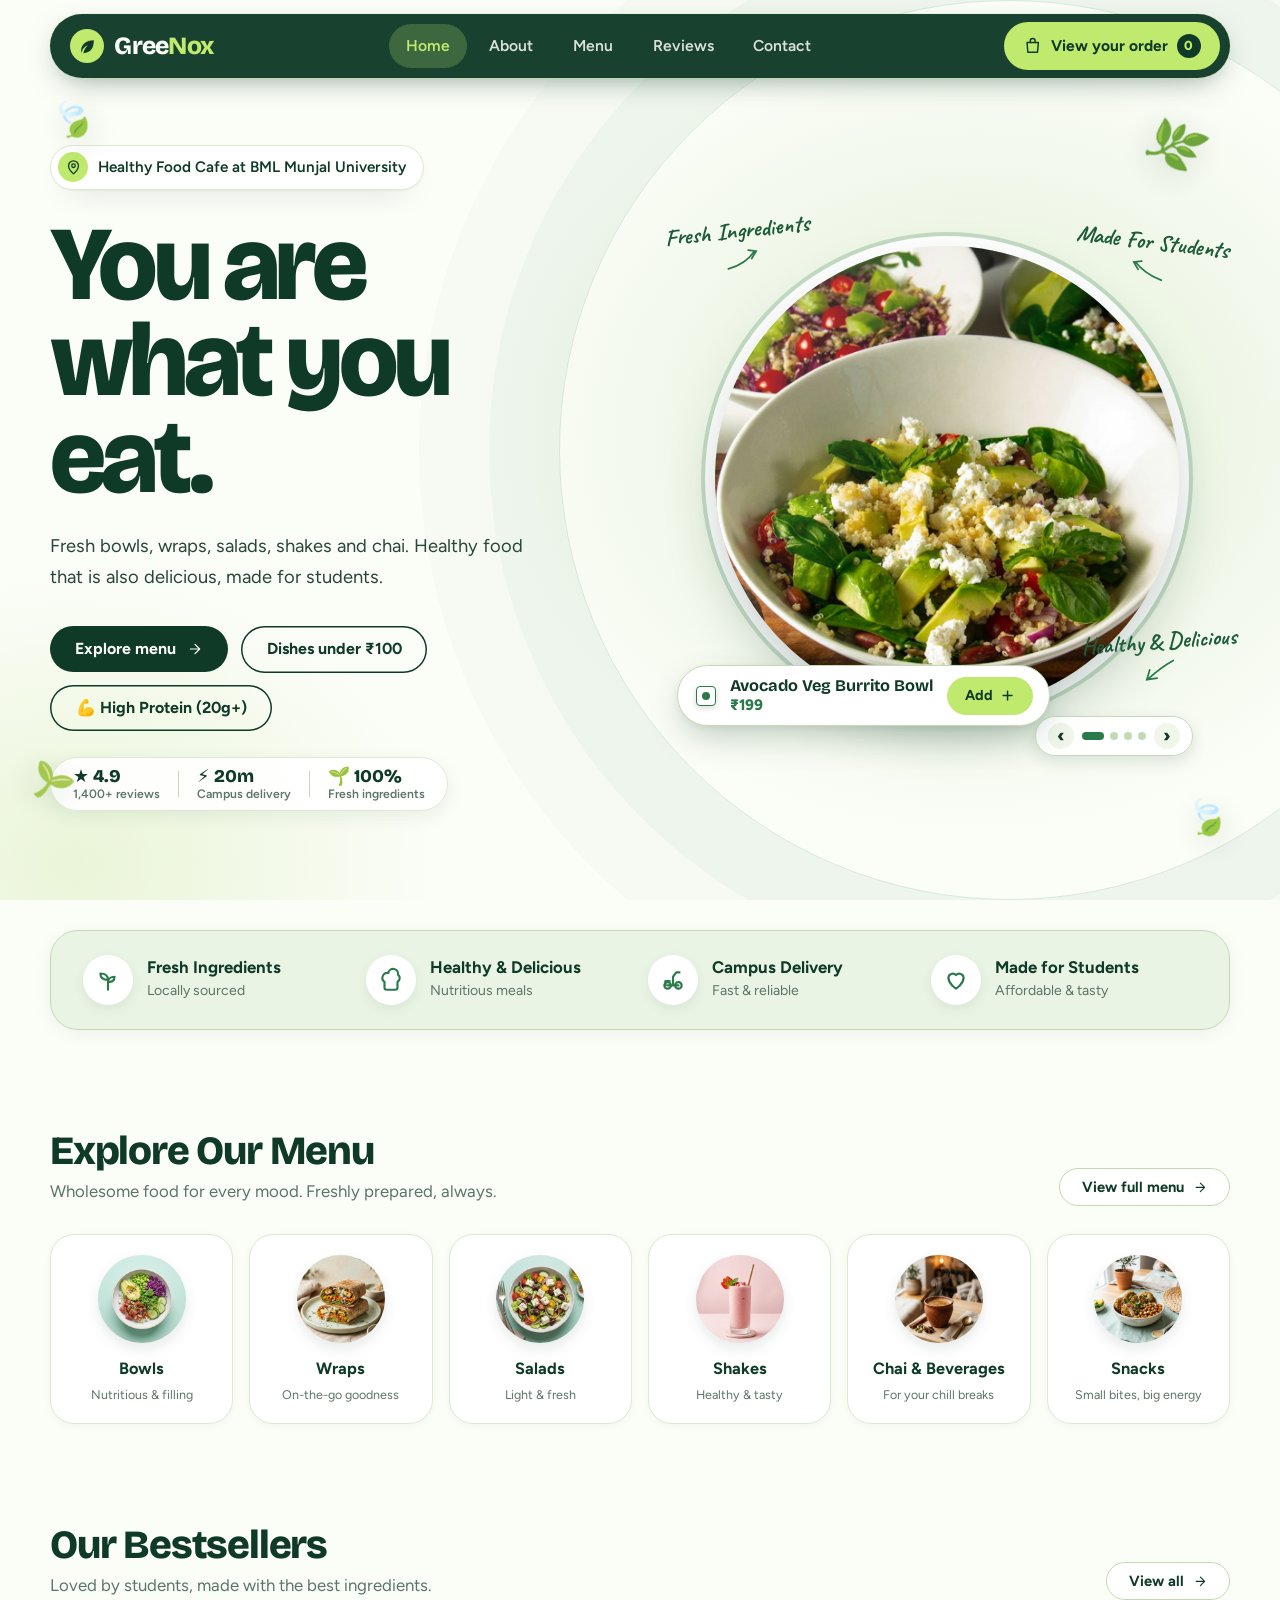
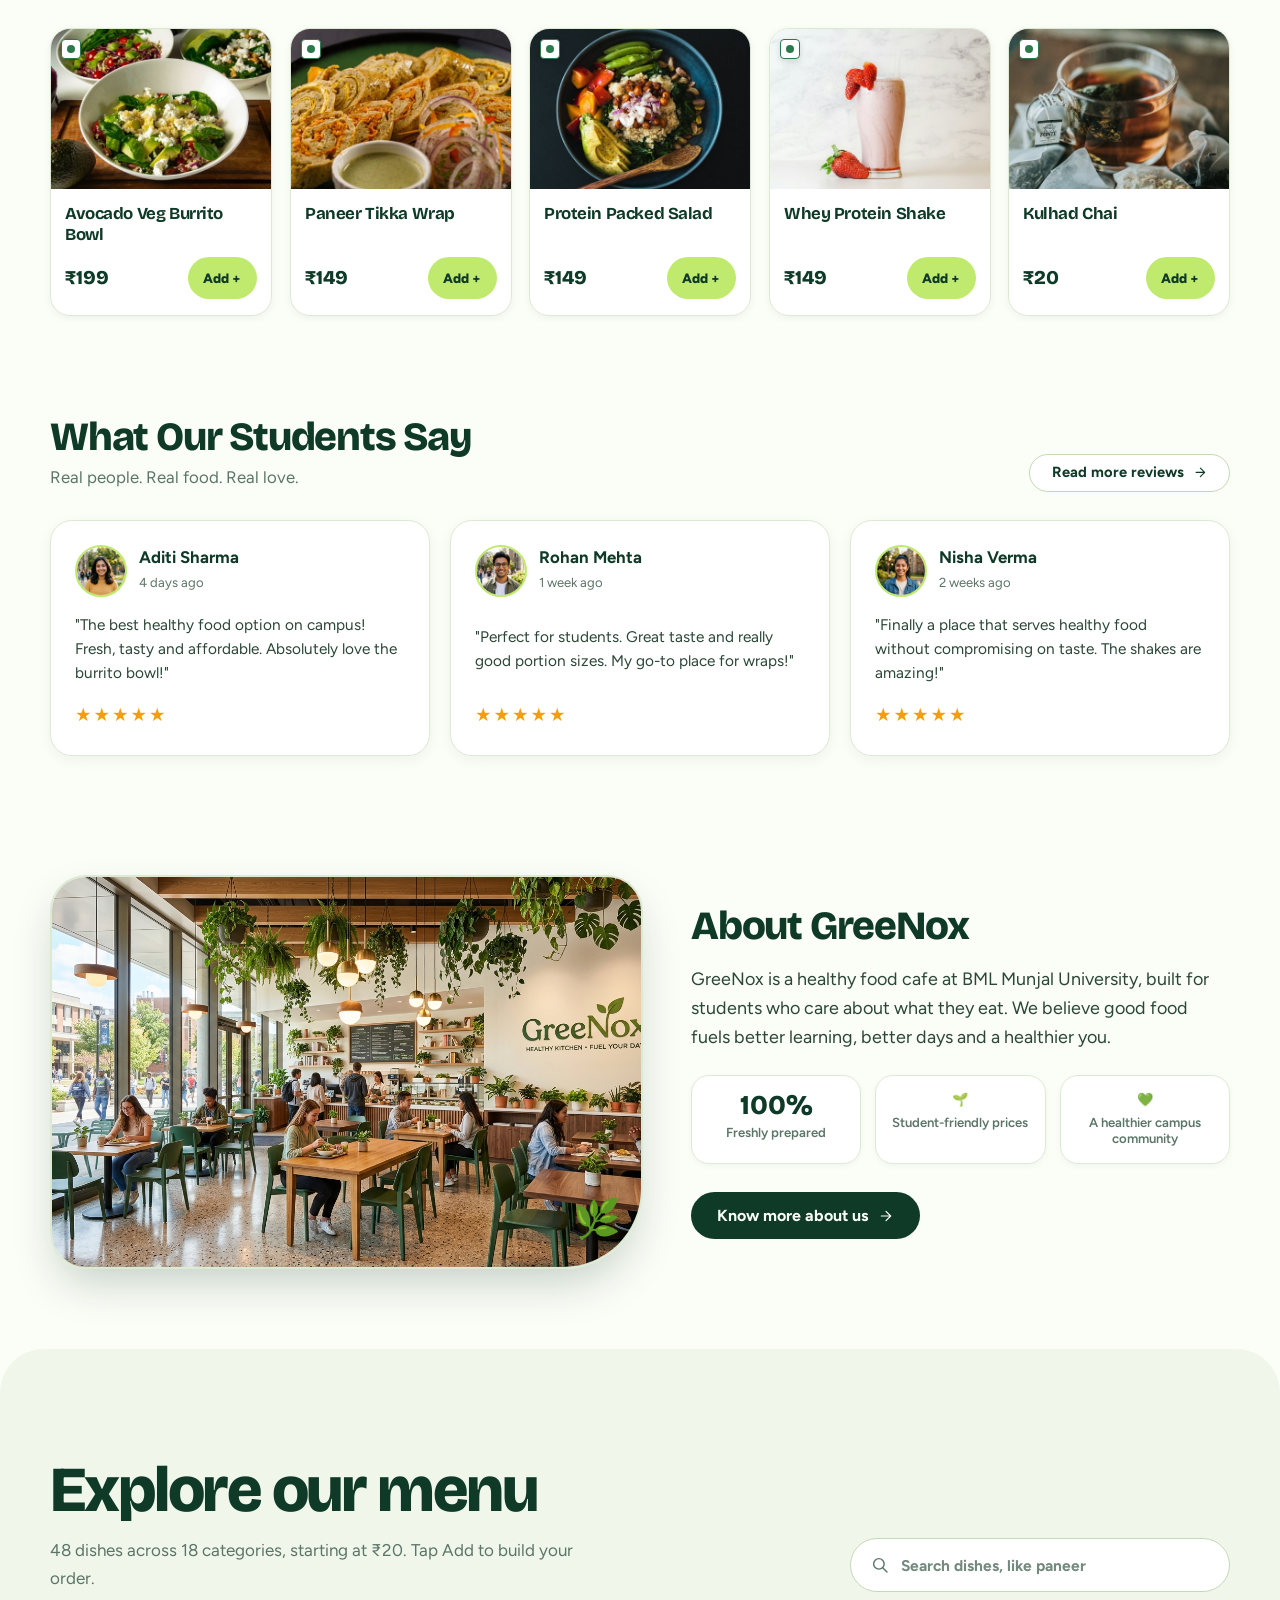
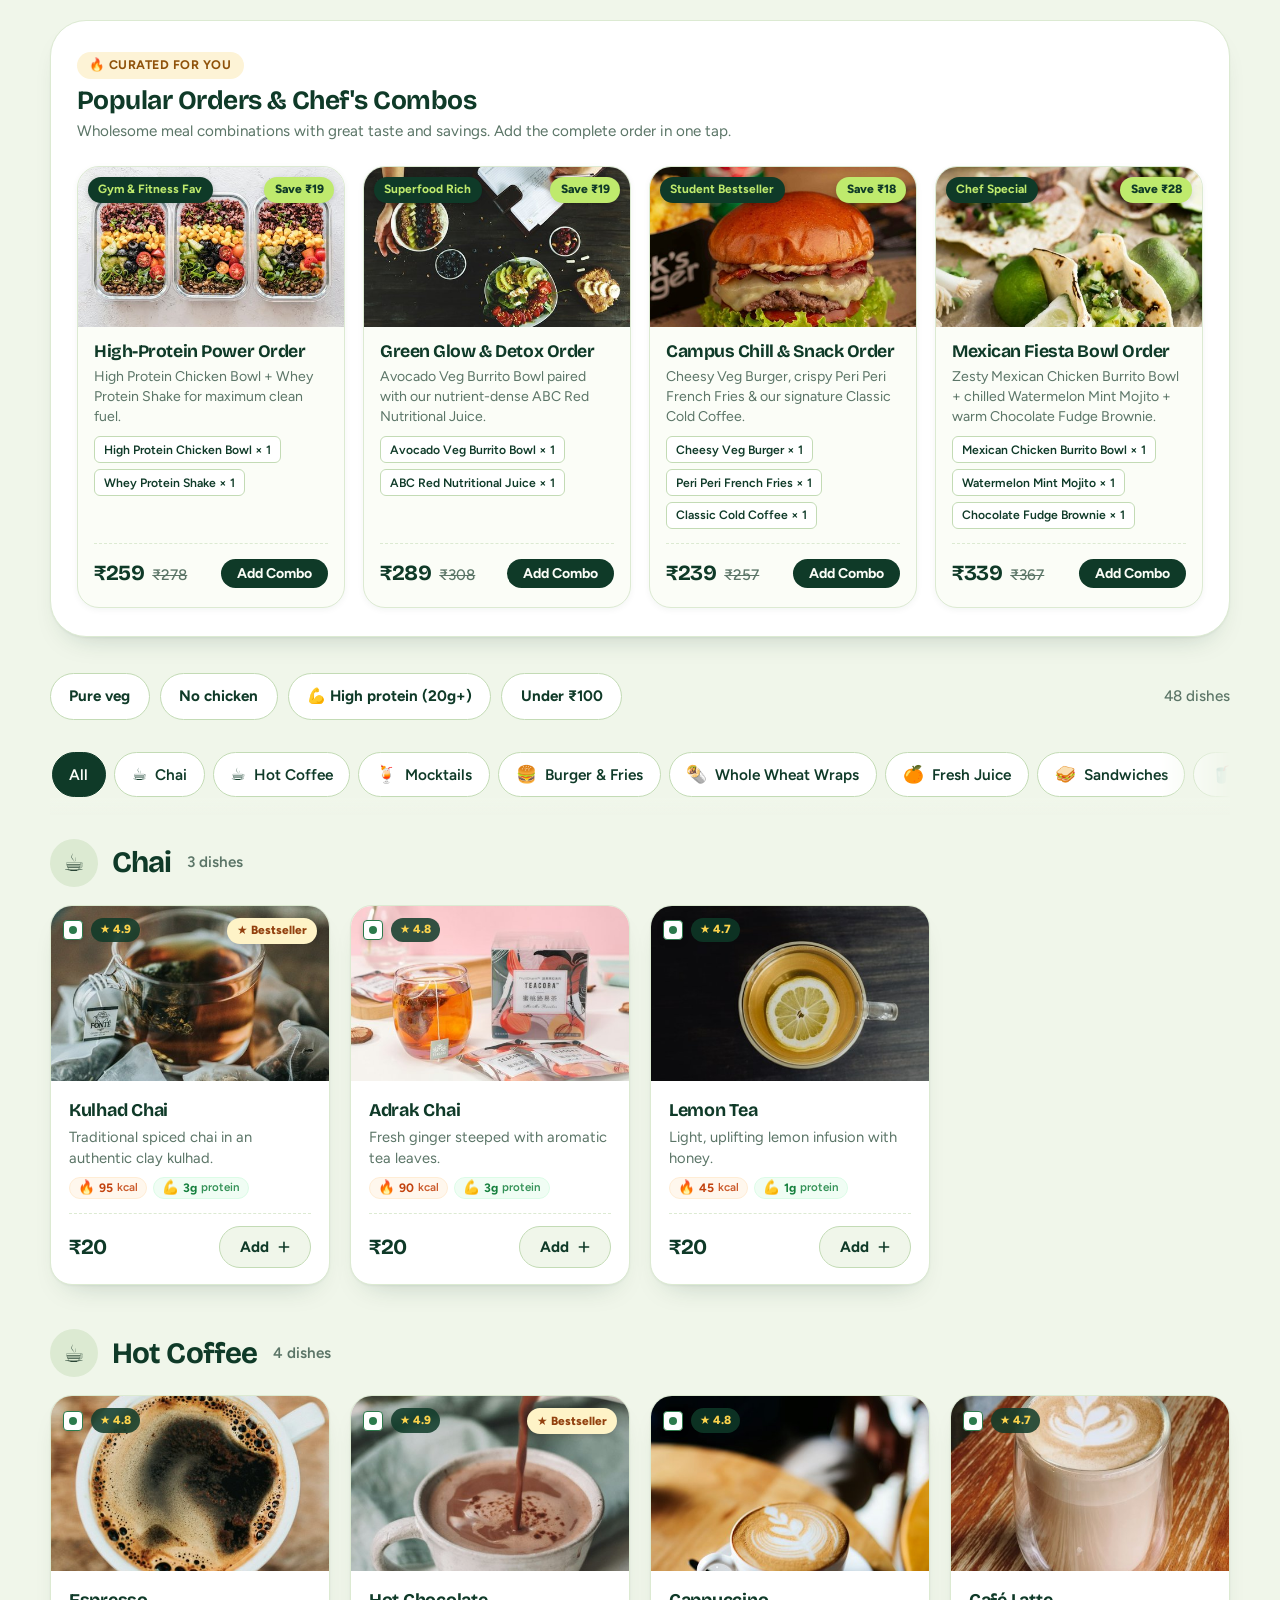
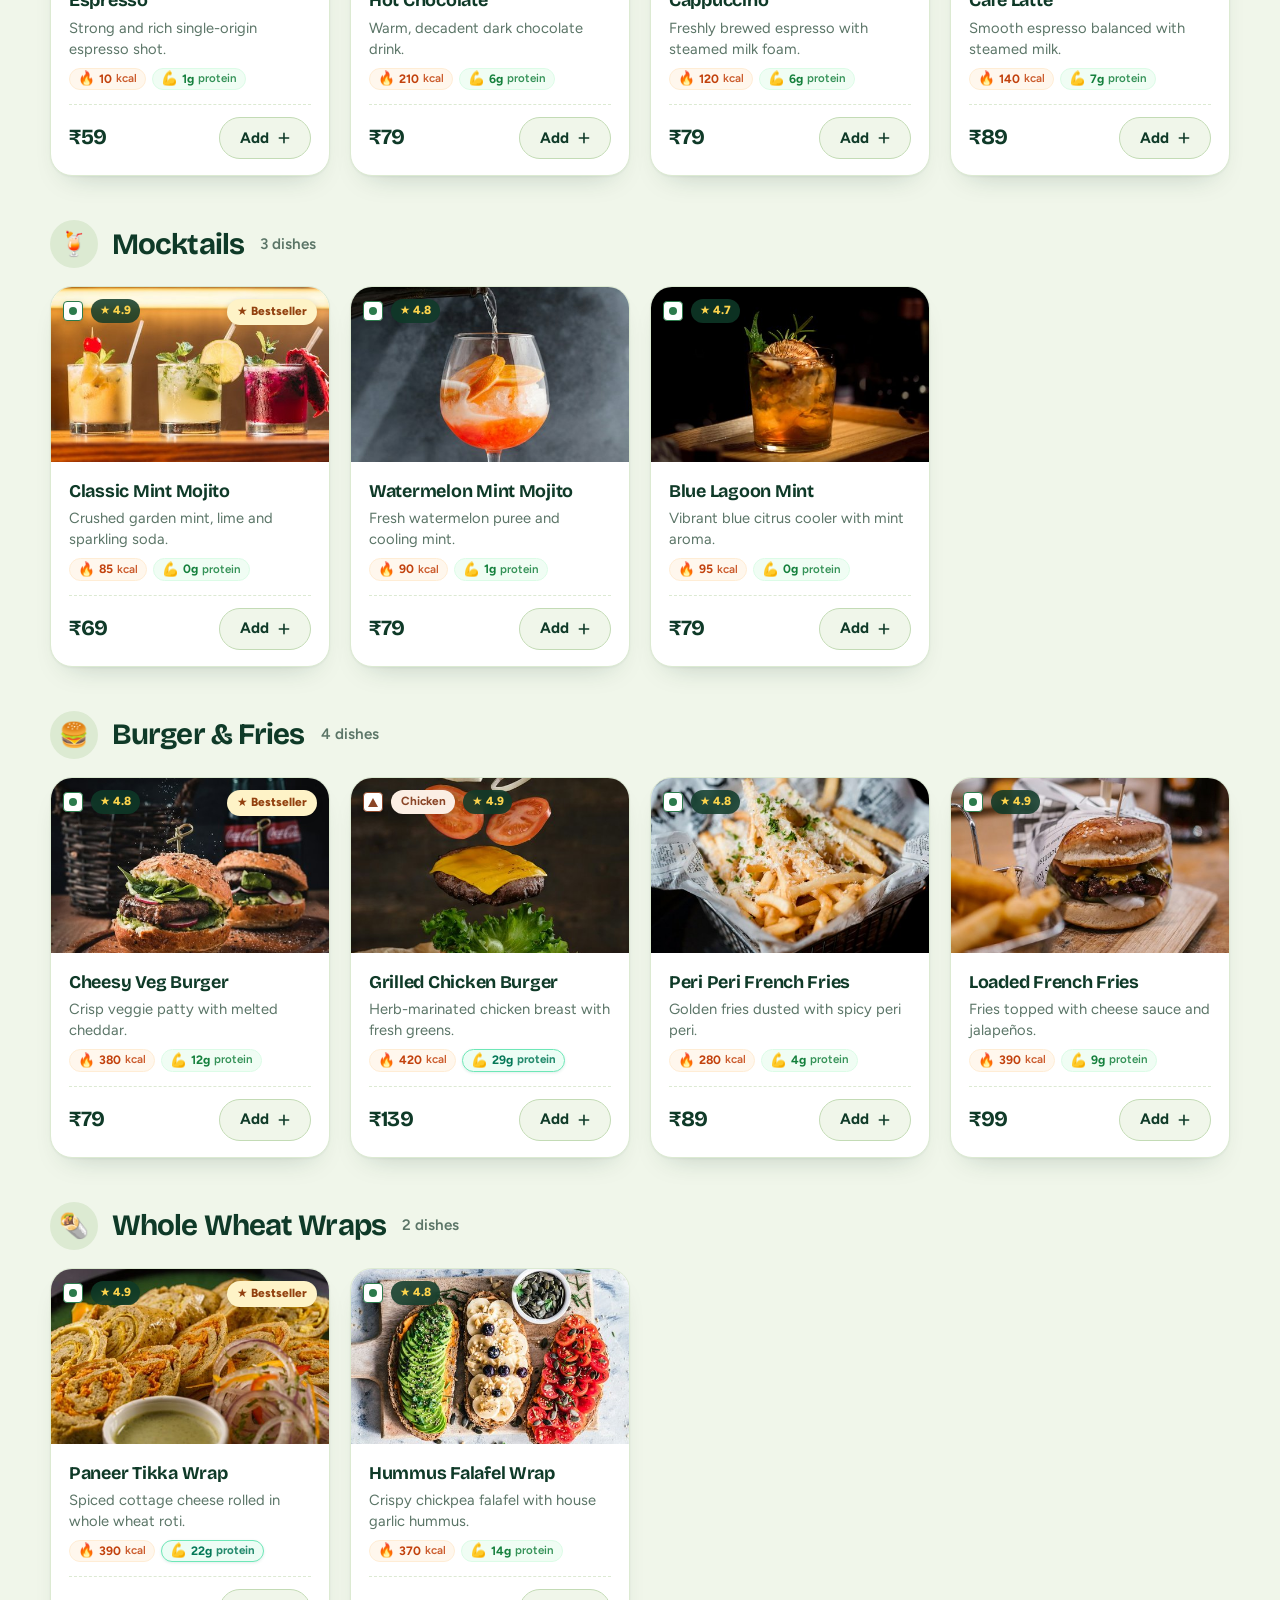
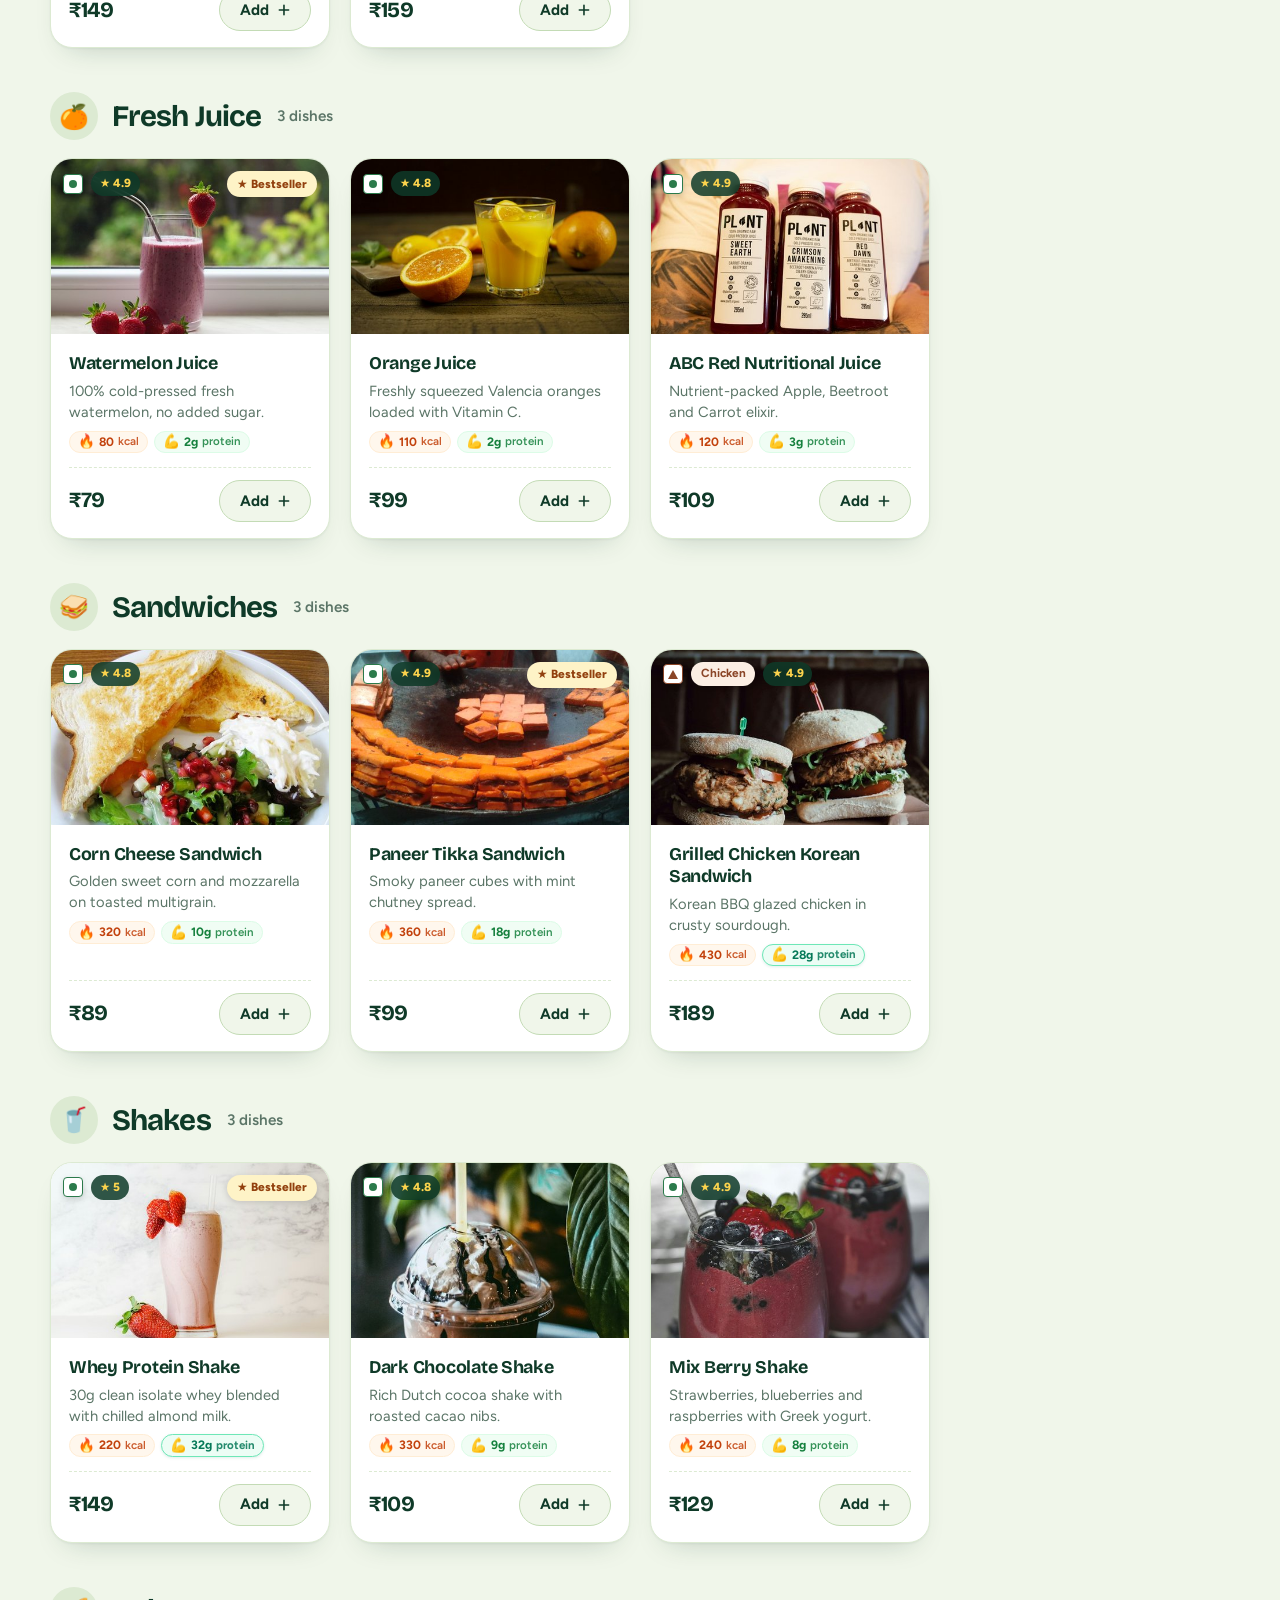
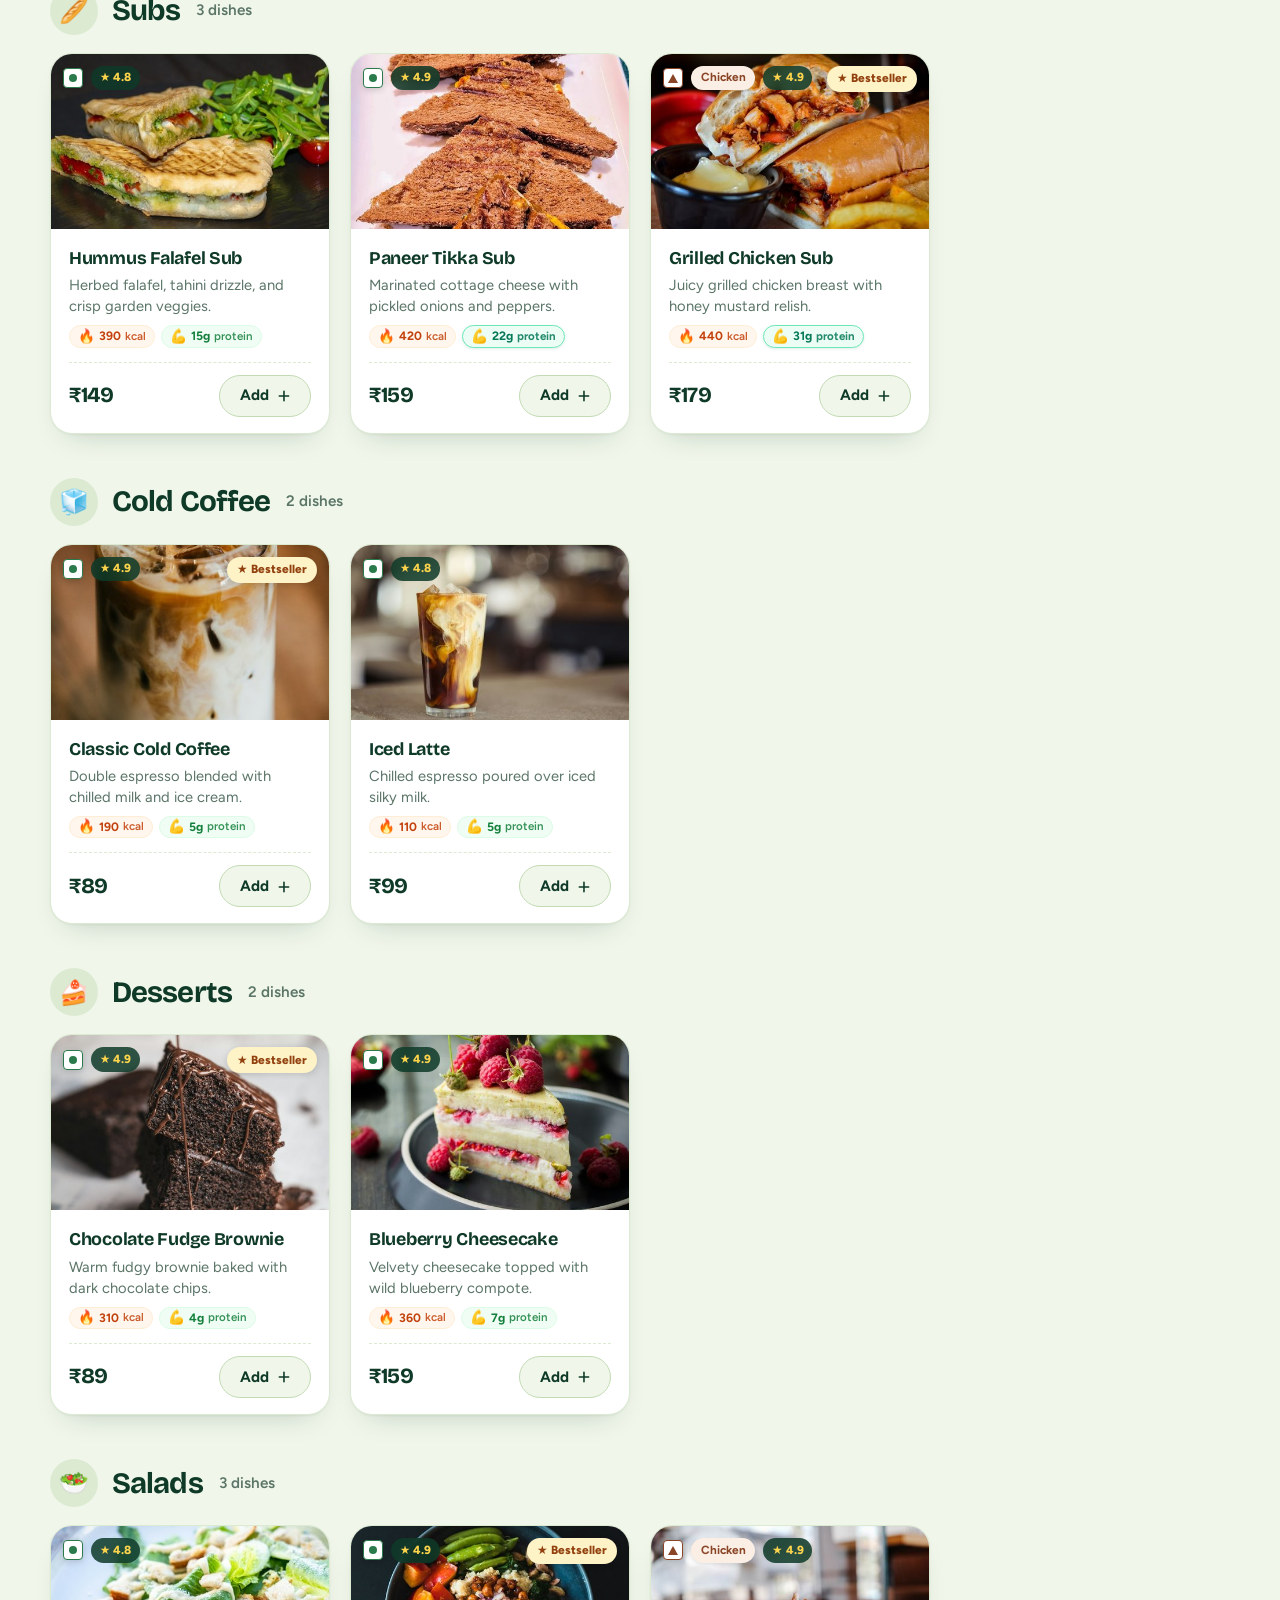
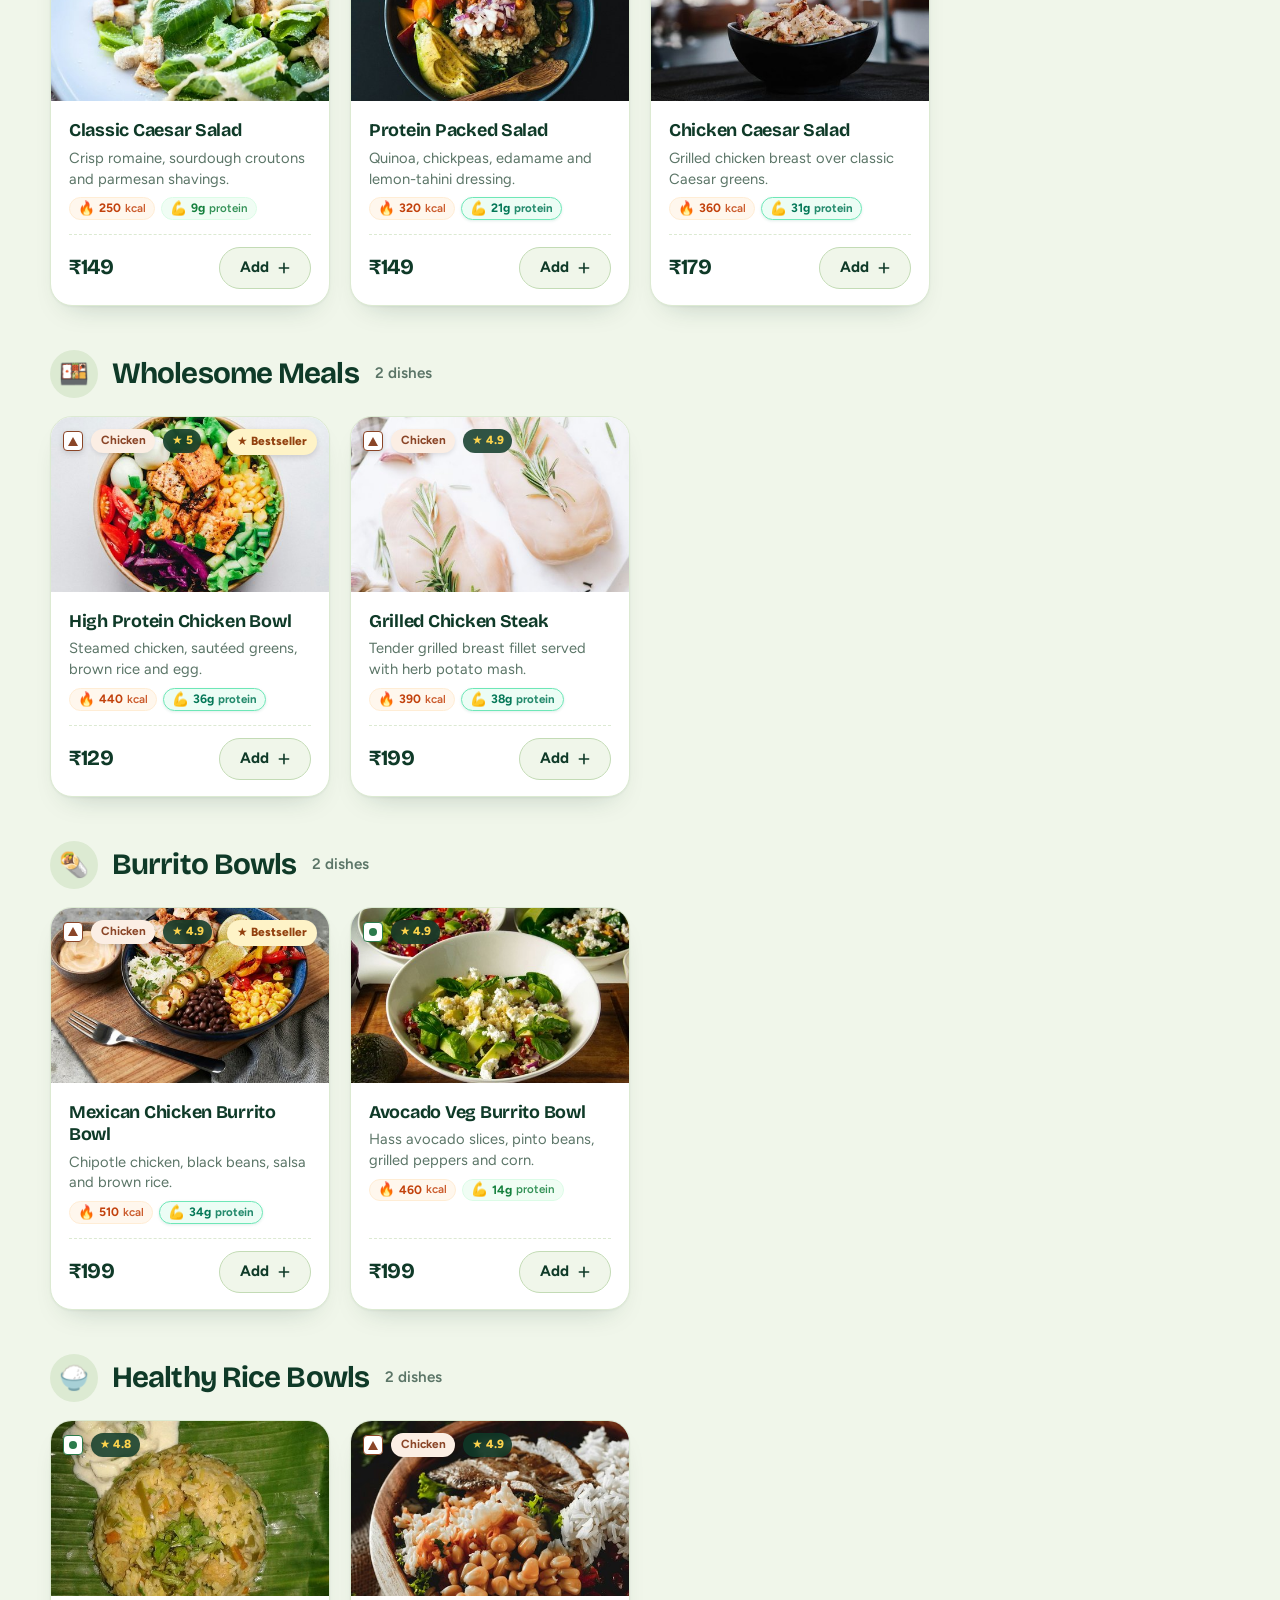
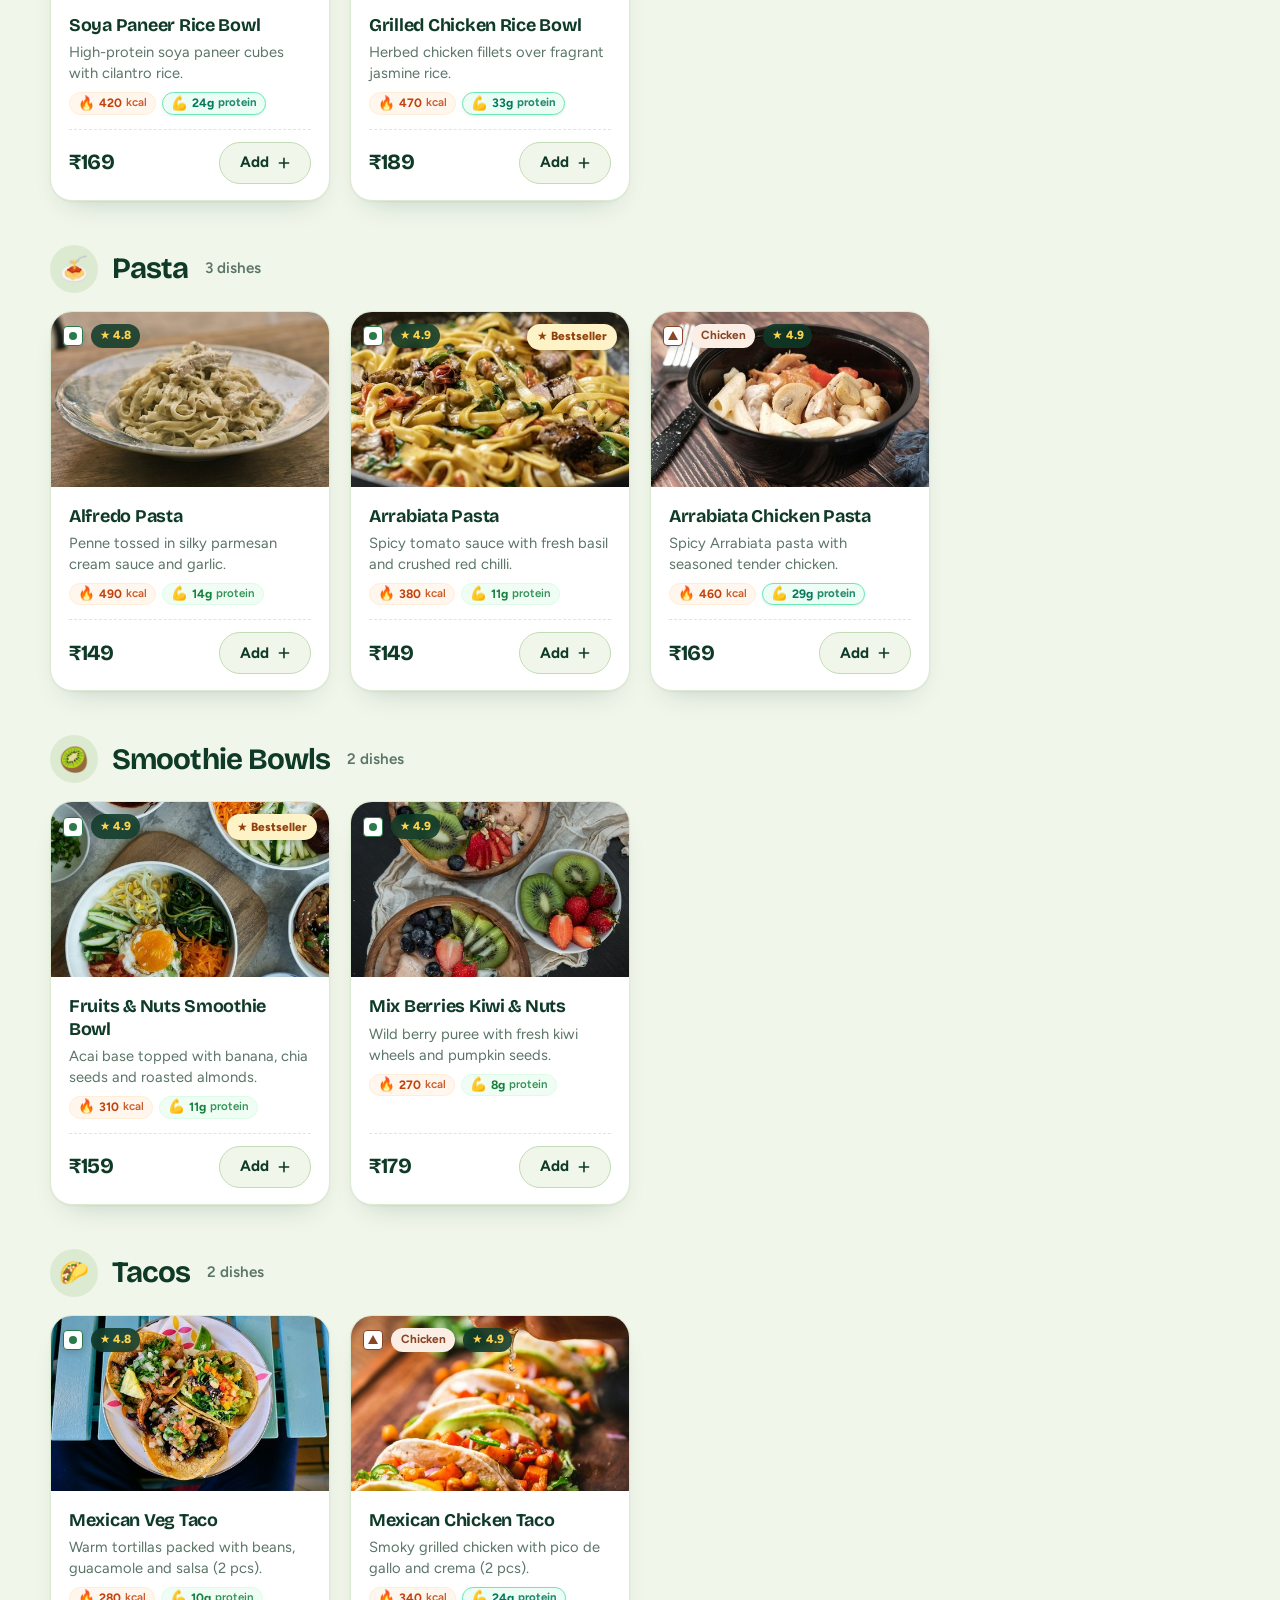
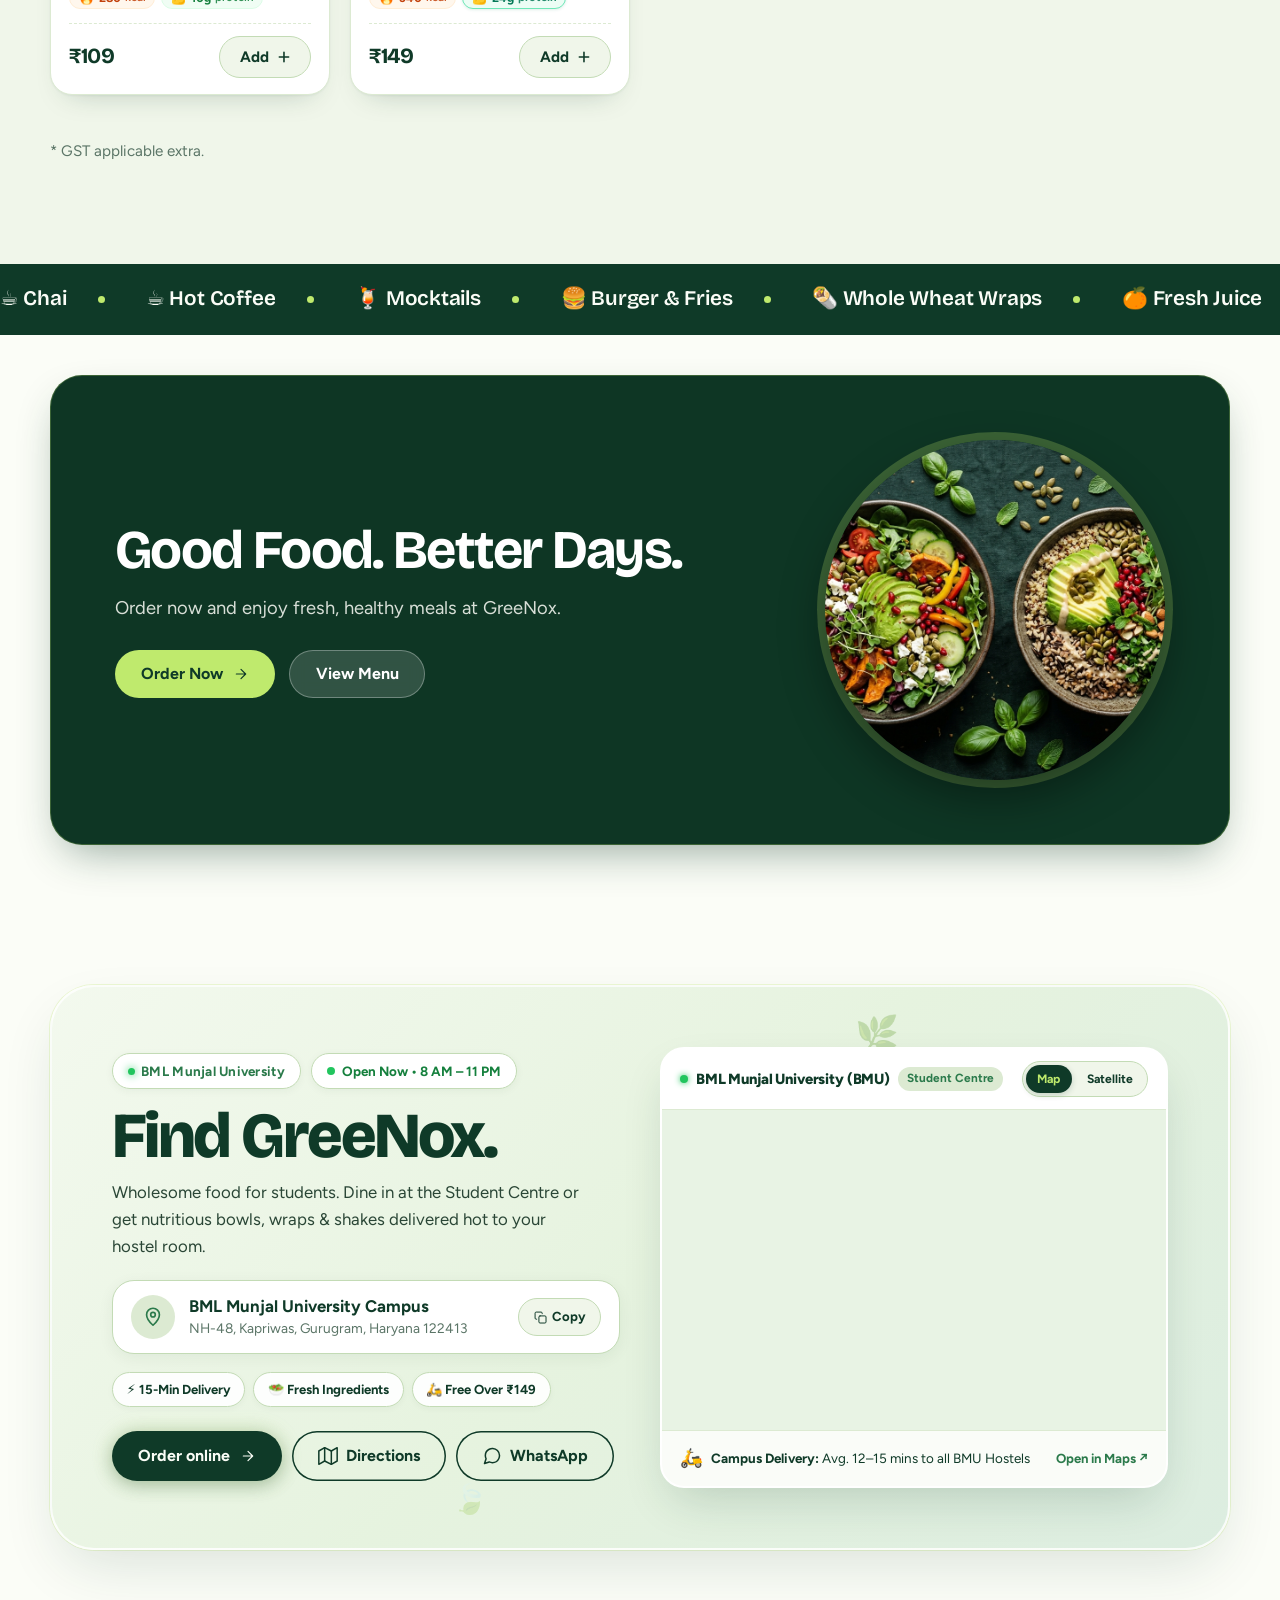
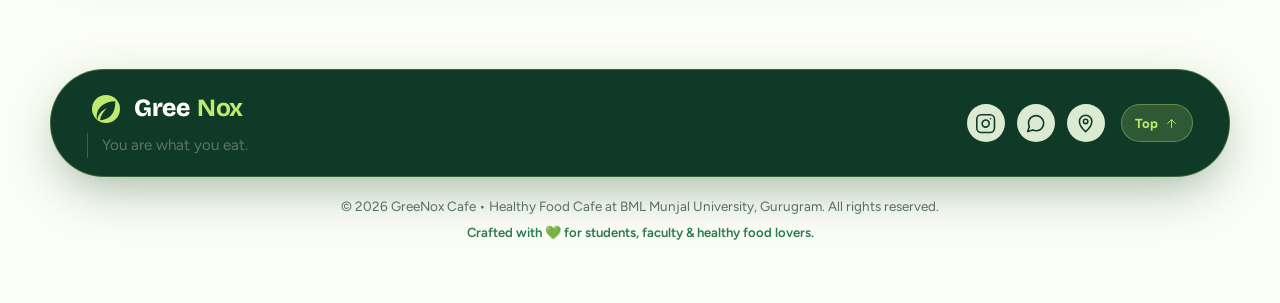
<file: index.html>
<!DOCTYPE html>
<html lang="en">
<head>
  <meta charset="UTF-8">
  <meta name="viewport" content="width=device-width, initial-scale=1.0">
  <title>GreeNox | Healthy Food Cafe at BML Munjal University</title>
  <meta name="description" content="GreeNox is a healthy food cafe at BML Munjal University. Fresh bowls, wraps, salads, shakes, chai and more. Order online.">
  <meta name="theme-color" content="#0F3A28">
  <link rel="icon" href="data:image/svg+xml,%3Csvg xmlns='http://www.w3.org/2000/svg' viewBox='0 0 64 64'%3E%3Ccircle cx='32' cy='32' r='32' fill='%230F3A28'/%3E%3Cpath d='M46 16C26 16 15 28 15 42c0 3 .6 5 1.2 6 1-8 6-16 16-20-6 6-10 12-11.6 20.8C37 46 46 35 46 16z' fill='%23BFEA6D'/%3E%3C/svg%3E">
  <link rel="preconnect" href="https://fonts.googleapis.com">
  <link rel="preconnect" href="https://fonts.gstatic.com" crossorigin>
  <link href="https://fonts.googleapis.com/css2?family=Bricolage+Grotesque:opsz,wght@12..96,500;12..96,600;12..96,700;12..96,800&family=Caveat:wght@600;700&family=Figtree:wght@400;500;600;700;800&display=swap" rel="stylesheet">
  <link rel="stylesheet" href="style.css">
  <script src="menu.js" defer></script>
  <script src="script.js" defer></script>
</head>
<body class="page-home">
<svg width="0" height="0" style="position:absolute" aria-hidden="true" focusable="false">
  <defs>
    <symbol id="i-leaf" viewBox="0 0 24 24"><path d="M20 4C10 4 4 10 4 17c0 1.5.3 2.5.6 3 .5-4 3-8 8-10-3 3-5 6-5.8 10.4C16 19.5 20 14 20 4z"/></symbol>
    <symbol id="i-pin" viewBox="0 0 24 24"><path d="M12 21s7-6.2 7-11.5A7 7 0 0 0 5 9.5C5 14.8 12 21 12 21z"/><circle cx="12" cy="9.5" r="2.5"/></symbol>
    <symbol id="i-search" viewBox="0 0 24 24"><circle cx="11" cy="11" r="6.5"/><path d="M16 16l5 5"/></symbol>
    <symbol id="i-bag" viewBox="0 0 24 24"><path d="M5 8h14l-1 12H6L5 8z"/><path d="M9 8V6a3 3 0 0 1 6 0v2"/></symbol>
    <symbol id="i-check" viewBox="0 0 24 24"><path d="M5 12.5l4.5 4.5L19 7.5"/></symbol>
    <symbol id="i-plus" viewBox="0 0 24 24"><path d="M12 5v14M5 12h14"/></symbol>
    <symbol id="i-sprout" viewBox="0 0 24 24"><path d="M12 21v-9"/><path d="M12 12c0-4-3-6-7-6 0 4 2 6 7 6z"/><path d="M12 14c0-3 2.5-5 6-5 0 3.5-2 5-6 5z"/></symbol>
    <symbol id="i-heart" viewBox="0 0 24 24"><path d="M12 20s-7-4.4-7-10a4 4 0 0 1 7-2.5A4 4 0 0 1 19 10c0 5.6-7 10-7 10z"/></symbol>
    <symbol id="i-cap" viewBox="0 0 24 24"><path d="M2 9l10-5 10 5-10 5L2 9z"/><path d="M6 11.5V16c0 1 3 3 6 3s6-2 6-3v-4.5"/></symbol>
    <symbol id="i-chef" viewBox="0 0 24 24"><path d="M6 13.8V19a2 2 0 0 0 2 2h8a2 2 0 0 0 2-2v-5.2M6 13.8A4.2 4.2 0 0 1 4 10a4.5 4.5 0 0 1 5.5-4.4A4.5 4.5 0 0 1 18.5 7 4.2 4.2 0 0 1 18 13.8"/></symbol>
    <symbol id="i-scooter" viewBox="0 0 24 24"><circle cx="7" cy="17" r="3"/><circle cx="17" cy="17" r="3"/><path d="M7 17h10M12 17V9l3-4h3M5 17v-4h4"/></symbol>
    <symbol id="i-menu" viewBox="0 0 24 24"><path d="M4 8h16M4 16h16"/></symbol>
    <symbol id="i-close" viewBox="0 0 24 24"><path d="M6 6l12 12M18 6L6 18"/></symbol>
    <symbol id="i-arrow-right" viewBox="0 0 24 24"><path d="M5 12h14M12 5l7 7-7 7"/></symbol>
    <symbol id="i-arrow-up" viewBox="0 0 24 24"><path d="M12 19V5M5 12l7-7 7 7"/></symbol>
    <symbol id="i-copy" viewBox="0 0 24 24"><rect x="9" y="9" width="13" height="13" rx="2" ry="2"/><path d="M5 15H4a2 2 0 0 1-2-2V4a2 2 0 0 1 2-2h9a2 2 0 0 1 2 2v1"/></symbol>
    <symbol id="i-map" viewBox="0 0 24 24"><polygon points="1 6 1 22 8 18 16 22 23 18 23 2 16 6 8 2 1 6"/><line x1="8" y1="2" x2="8" y2="18"/><line x1="16" y1="6" x2="16" y2="22"/></symbol>
    <symbol id="i-clock" viewBox="0 0 24 24"><circle cx="12" cy="12" r="10"/><polyline points="12 6 12 12 16 14"/></symbol>
    <symbol id="i-phone" viewBox="0 0 24 24"><path d="M22 16.92v3a2 2 0 0 1-2.18 2 19.79 19.79 0 0 1-8.63-3.07 19.5 19.5 0 0 1-6-6 19.79 19.79 0 0 1-3.07-8.67A2 2 0 0 1 4.11 2h3a2 2 0 0 1 2 1.72 12.84 12.84 0 0 0 .7 2.81 2 2 0 0 1-.45 2.11L8.09 9.91a16 16 0 0 0 6 6l1.27-1.27a2 2 0 0 1 2.11-.45 12.84 12.84 0 0 0 2.81.7A2 2 0 0 1 22 16.92z"/></symbol>
    <symbol id="i-instagram" viewBox="0 0 24 24"><rect x="2" y="2" width="20" height="20" rx="5" ry="5"/><path d="M16 11.37A4 4 0 1 1 12.63 8 4 4 0 0 1 16 11.37z"/><line x1="17.5" y1="6.5" x2="17.51" y2="6.5"/></symbol>
    <symbol id="i-whatsapp" viewBox="0 0 24 24"><path d="M21 11.5a8.38 8.38 0 0 1-.9 3.8 8.5 8.5 0 0 1-7.6 4.7 8.38 8.38 0 0 1-3.8-.9L3 21l1.9-5.7a8.38 8.38 0 0 1-.9-3.8 8.5 8.5 0 0 1 4.7-7.6 8.38 8.38 0 0 1 3.8-.9h.5a8.48 8.48 0 0 1 8 8v.5z"/></symbol>
    <symbol id="i-fire" viewBox="0 0 24 24"><path d="M8.5 14.5A2.5 2.5 0 0 0 11 12c0-1.38-.5-2-1-3-1.072-2.143-.224-4.054 2-6 .5 2.5 2 4.9 4 6.5 2 1.6 3 3.5 3 5.5a7 7 0 1 1-14 0c0-1.153.433-2.294 1-3a2.5 2.5 0 0 0 2.5 2.5z"/></symbol>
    <symbol id="i-protein" viewBox="0 0 24 24"><path d="M6.5 6.5l2.5 2.5m6.5-6.5l2.5 2.5M7 17l-3.5 3.5m13.5-3.5l3.5 3.5M9.5 9.5l5 5m-3-7l5 5m-7-3l5 5"/></symbol>
  </defs>
</svg>

<a class="skip-link" href="#menu">Skip to menu</a>

<!-- Navigation -->
<header class="site-header" id="siteHeader">
  <a class="brand" href="#home" aria-label="GreeNox, back to top">
    <span class="brand-mark"><svg class="ic ic-fill"><use href="#i-leaf"/></svg></span>
    <span class="brand-name">Gree<b>Nox</b></span>
  </a>

  <nav class="site-nav" id="siteNav" aria-label="Main">
    <a href="#home" class="nav-active">Home</a>
    <a href="#about">About</a>
    <a href="#menu">Menu</a>
    <a href="#reviews">Reviews</a>
    <a href="#contact">Contact</a>
  </nav>

  <a class="order-link" href="order.html">
    <svg class="ic"><use href="#i-bag"/></svg>
    <span class="order-link-text">View your order</span>
    <span class="count" data-cart-count>0</span>
  </a>

  <button class="nav-toggle" id="navToggle" type="button" aria-expanded="false" aria-controls="siteNav" aria-label="Open menu">
    <svg class="ic ic-open"><use href="#i-menu"/></svg>
    <svg class="ic ic-close"><use href="#i-close"/></svg>
  </button>
</header>

<main>
<!-- Hero -->
<section class="hero" id="home">
  <div class="leaf-decor leaf-tl" aria-hidden="true">🍃</div>
  <div class="leaf-decor leaf-tr" aria-hidden="true">🌿</div>
  <div class="leaf-decor leaf-bl" aria-hidden="true">🌱</div>
  <div class="leaf-decor leaf-br" aria-hidden="true">🍃</div>

  <div class="wrap hero-grid">

    <div class="hero-copy">
      <p class="place-pill rise" style="--i:0">
        <span class="pin"><svg class="ic"><use href="#i-pin"/></svg></span>
        Healthy Food Cafe at BML Munjal University
      </p>
      <h1 class="rise" style="--i:1">You are<br>what you<br>eat.</h1>
      <p class="hero-lead rise" style="--i:2">
        Fresh bowls, wraps, salads, shakes and chai. Healthy food that is also delicious, made for students.
      </p>
      <div class="hero-actions rise" style="--i:3">
        <a href="#menu" class="btn btn-primary">
          Explore menu <svg class="ic ic-sm"><use href="#i-arrow-right"/></svg>
        </a>
        <a href="#menu" class="btn btn-ghost" data-preset="under100">Dishes under ₹100</a>
        <a href="#menu" class="btn btn-ghost" data-preset="highProtein">💪 High Protein (20g+)</a>
      </div>

      <div class="hero-stats rise" style="--i:4">
        <div class="stat-badge">
          <span class="stat-num">★ 4.9</span>
          <span class="stat-lbl">1,400+ reviews</span>
        </div>
        <div class="stat-divider" aria-hidden="true"></div>
        <div class="stat-badge">
          <span class="stat-num">⚡ 20m</span>
          <span class="stat-lbl">Campus delivery</span>
        </div>
        <div class="stat-divider" aria-hidden="true"></div>
        <div class="stat-badge">
          <span class="stat-num">🌱 100%</span>
          <span class="stat-lbl">Fresh ingredients</span>
        </div>
      </div>
    </div>

    <div class="hero-bowl-art-stage" id="bowlStage" aria-label="Featured Dishes Showcase">
      <div class="hand-annotation anno-ingredients" id="heroAnnoLeft">
        <span class="anno-text">Fresh Ingredients</span>
        <svg class="hand-arrow" viewBox="0 0 50 30" aria-hidden="true">
          <path d="M10,25 Q30,22 42,8 M35,6 L44,8 L38,16" fill="none" stroke="#2B7A4B" stroke-width="2" stroke-linecap="round"/>
        </svg>
      </div>

      <div class="hand-annotation anno-students" id="heroAnnoRight">
        <span class="anno-text">Made For Students</span>
        <svg class="hand-arrow" viewBox="0 0 50 30" aria-hidden="true">
          <path d="M40,25 Q20,20 8,8 M15,6 L6,8 L12,16" fill="none" stroke="#2B7A4B" stroke-width="2" stroke-linecap="round"/>
        </svg>
      </div>

      <div class="hand-annotation anno-healthy" id="heroAnnoBottom">
        <svg class="hand-arrow" viewBox="0 0 50 30" aria-hidden="true">
          <path d="M40,5 Q25,12 10,24 M12,14 L8,25 L20,24" fill="none" stroke="#2B7A4B" stroke-width="2" stroke-linecap="round"/>
        </svg>
        <span class="anno-text">Healthy &amp; Delicious</span>
      </div>

      <!-- Hero bowl showcase -->
      <div class="hero-bowl-frame" id="heroBowlFrame">
        <div class="camera-lens-glare" aria-hidden="true"></div>
        <div class="camera-iris-blade" id="cameraIrisBlade" aria-hidden="true"></div>
        <div class="camera-flash-fx" id="cameraFlashFx" aria-hidden="true"></div>

        <img src="images/hero-slide-1.jpg" alt="Avocado Veg Burrito Bowl" class="hero-slide-img is-active" data-index="0">
        <img src="images/hero-slide-2.jpg" alt="High Protein Chicken Bowl" class="hero-slide-img" data-index="1">
        <img src="images/hero-slide-3.jpg" alt="Fruits & Nuts Smoothie Bowl" class="hero-slide-img" data-index="2">
        <img src="images/hero-slide-4.jpg" alt="Protein Packed Salad" class="hero-slide-img" data-index="3">
      </div>

      <div class="hero-carousel-nav" aria-label="Slideshow Controls">
        <button type="button" class="hero-nav-arrow prev" id="heroSlidePrev" aria-label="Previous dish">‹</button>
        <div class="hero-nav-dots" id="heroNavDots">
          <button type="button" class="dot is-active" data-index="0" aria-label="Show dish 1"></button>
          <button type="button" class="dot" data-index="1" aria-label="Show dish 2"></button>
          <button type="button" class="dot" data-index="2" aria-label="Show dish 3"></button>
          <button type="button" class="dot" data-index="3" aria-label="Show dish 4"></button>
        </div>
        <button type="button" class="hero-nav-arrow next" id="heroSlideNext" aria-label="Next dish">›</button>
      </div>

      <div class="hero-chip rise" id="heroChip" style="--i:5">
        <div class="hero-chip-badge" id="heroChipBadge">
          <span class="diet-badge diet-veg" title="Pure Vegetarian"><span class="diet-dot"></span></span>
        </div>
        <div class="hero-chip-text">
          <strong id="heroChipTitle">Avocado Veg Burrito Bowl</strong>
          <span id="heroChipPrice">₹199</span>
        </div>
        <div class="item-control hero-chip-control" id="heroChipControl" data-item="Avocado Veg Burrito Bowl" data-price="199"></div>
      </div>
    </div>

  </div>
</section>

<!-- Value props -->
<section class="value-strip" aria-label="Cafe Values">
  <div class="wrap">
    <div class="value-grid">
      <div class="value-card">
        <div class="value-icon"><svg class="ic"><use href="#i-sprout"/></svg></div>
        <div class="value-copy">
          <strong>Fresh Ingredients</strong>
          <p>Locally sourced</p>
        </div>
      </div>
      <div class="value-card">
        <div class="value-icon"><svg class="ic"><use href="#i-chef"/></svg></div>
        <div class="value-copy">
          <strong>Healthy &amp; Delicious</strong>
          <p>Nutritious meals</p>
        </div>
      </div>
      <div class="value-card">
        <div class="value-icon"><svg class="ic"><use href="#i-scooter"/></svg></div>
        <div class="value-copy">
          <strong>Campus Delivery</strong>
          <p>Fast &amp; reliable</p>
        </div>
      </div>
      <div class="value-card">
        <div class="value-icon"><svg class="ic"><use href="#i-heart"/></svg></div>
        <div class="value-copy">
          <strong>Made for Students</strong>
          <p>Affordable &amp; tasty</p>
        </div>
      </div>
    </div>
  </div>
</section>

<!-- Category showcase -->
<section class="explore-categories" id="exploreCategories">
  <div class="wrap">
    <div class="section-head-row">
      <div>
        <h2 class="section-title">Explore Our Menu</h2>
        <p class="section-subtitle">Wholesome food for every mood. Freshly prepared, always.</p>
      </div>
      <a href="#menu" class="btn btn-pill-outline">View full menu <svg class="ic ic-sm"><use href="#i-arrow-right"/></svg></a>
    </div>

    <div class="cat-pill-grid">
      <a href="#menu" class="cat-pill-card" data-category-target="bowls">
        <div class="cat-circle-wrap">
          <img src="images/cat-bowls.jpg" alt="Bowls" class="cat-circle-img" loading="lazy">
        </div>
        <strong>Bowls</strong>
        <small>Nutritious &amp; filling</small>
      </a>

      <a href="#menu" class="cat-pill-card" data-category-target="wraps">
        <div class="cat-circle-wrap">
          <img src="images/cat-wraps.jpg" alt="Wraps" class="cat-circle-img" loading="lazy">
        </div>
        <strong>Wraps</strong>
        <small>On-the-go goodness</small>
      </a>

      <a href="#menu" class="cat-pill-card" data-category-target="salads">
        <div class="cat-circle-wrap">
          <img src="images/cat-salads.jpg" alt="Salads" class="cat-circle-img" loading="lazy">
        </div>
        <strong>Salads</strong>
        <small>Light &amp; fresh</small>
      </a>

      <a href="#menu" class="cat-pill-card" data-category-target="shakes">
        <div class="cat-circle-wrap">
          <img src="images/cat-shakes.jpg" alt="Shakes" class="cat-circle-img" loading="lazy">
        </div>
        <strong>Shakes</strong>
        <small>Healthy &amp; tasty</small>
      </a>

      <a href="#menu" class="cat-pill-card" data-category-target="chai">
        <div class="cat-circle-wrap">
          <img src="images/cat-chai.jpg" alt="Chai &amp; Beverages" class="cat-circle-img" loading="lazy">
        </div>
        <strong>Chai &amp; Beverages</strong>
        <small>For your chill breaks</small>
      </a>

      <a href="#menu" class="cat-pill-card" data-category-target="snacks">
        <div class="cat-circle-wrap">
          <img src="images/cat-snacks.jpg" alt="Snacks" class="cat-circle-img" loading="lazy">
        </div>
        <strong>Snacks</strong>
        <small>Small bites, big energy</small>
      </a>
    </div>
  </div>
</section>

<!-- Bestsellers -->
<section class="bestsellers-section" id="bestsellers">
  <div class="wrap">
    <div class="section-head-row">
      <div>
        <h2 class="section-title">Our Bestsellers</h2>
        <p class="section-subtitle">Loved by students, made with the best ingredients.</p>
      </div>
      <a href="#menu" class="btn btn-pill-outline">View all <svg class="ic ic-sm"><use href="#i-arrow-right"/></svg></a>
    </div>

    <div class="bestsellers-grid">
      <article class="bestseller-card">
        <div class="bestseller-media">
          <img src="images/avocado-bowl.jpg" alt="Avocado Veg Burrito Bowl" loading="lazy">
          <span class="diet-badge diet-veg" title="Pure Vegetarian"><span class="diet-dot"></span></span>
        </div>
        <div class="bestseller-content">
          <h4>Avocado Veg Burrito Bowl</h4>
          <div class="bestseller-action-row">
            <strong class="bestseller-price">₹199</strong>
            <button type="button" class="btn-pill-add add-to-order" data-item="Avocado Veg Burrito Bowl" data-price="199">Add +</button>
          </div>
        </div>
      </article>

      <article class="bestseller-card">
        <div class="bestseller-media">
          <img src="images/paneer-wrap.jpg" alt="Paneer Tikka Wrap" loading="lazy">
          <span class="diet-badge diet-veg" title="Pure Vegetarian"><span class="diet-dot"></span></span>
        </div>
        <div class="bestseller-content">
          <h4>Paneer Tikka Wrap</h4>
          <div class="bestseller-action-row">
            <strong class="bestseller-price">₹149</strong>
            <button type="button" class="btn-pill-add add-to-order" data-item="Paneer Tikka Wrap" data-price="149">Add +</button>
          </div>
        </div>
      </article>

      <article class="bestseller-card">
        <div class="bestseller-media">
          <img src="images/protein-salad.jpg" alt="Protein Packed Salad" loading="lazy">
          <span class="diet-badge diet-veg" title="Pure Vegetarian"><span class="diet-dot"></span></span>
        </div>
        <div class="bestseller-content">
          <h4>Protein Packed Salad</h4>
          <div class="bestseller-action-row">
            <strong class="bestseller-price">₹149</strong>
            <button type="button" class="btn-pill-add add-to-order" data-item="Protein Packed Salad" data-price="149">Add +</button>
          </div>
        </div>
      </article>

      <article class="bestseller-card">
        <div class="bestseller-media">
          <img src="images/protein-shake.jpg" alt="Whey Protein Shake" loading="lazy">
          <span class="diet-badge diet-veg" title="Pure Vegetarian"><span class="diet-dot"></span></span>
        </div>
        <div class="bestseller-content">
          <h4>Whey Protein Shake</h4>
          <div class="bestseller-action-row">
            <strong class="bestseller-price">₹149</strong>
            <button type="button" class="btn-pill-add add-to-order" data-item="Whey Protein Shake" data-price="149">Add +</button>
          </div>
        </div>
      </article>

      <article class="bestseller-card">
        <div class="bestseller-media">
          <img src="images/chai.jpg" alt="Kulhad Chai" loading="lazy">
          <span class="diet-badge diet-veg" title="Pure Vegetarian"><span class="diet-dot"></span></span>
        </div>
        <div class="bestseller-content">
          <h4>Kulhad Chai</h4>
          <div class="bestseller-action-row">
            <strong class="bestseller-price">₹20</strong>
            <button type="button" class="btn-pill-add add-to-order" data-item="Kulhad Chai" data-price="20">Add +</button>
          </div>
        </div>
      </article>
    </div>
  </div>
</section>

<!-- Testimonials -->
<section class="reviews-section" id="reviews">
  <div class="wrap">
    <div class="section-head-row">
      <div>
        <h2 class="section-title">What Our Students Say</h2>
        <p class="section-subtitle">Real people. Real food. Real love.</p>
      </div>
      <a href="#reviews" class="btn btn-pill-outline">Read more reviews <svg class="ic ic-sm"><use href="#i-arrow-right"/></svg></a>
    </div>

    <div class="reviews-grid">
      <article class="review-card">
        <div class="review-user-row">
          <img src="images/avatar-aditi.jpg" alt="Aditi Sharma" class="review-avatar" loading="lazy">
          <div class="review-user-info">
            <strong>Aditi Sharma</strong>
            <small>4 days ago</small>
          </div>
        </div>
        <p class="review-quote">"The best healthy food option on campus! Fresh, tasty and affordable. Absolutely love the burrito bowl!"</p>
        <div class="review-stars" aria-label="5 out of 5 stars">★★★★★</div>
      </article>

      <article class="review-card">
        <div class="review-user-row">
          <img src="images/avatar-rohan.jpg" alt="Rohan Mehta" class="review-avatar" loading="lazy">
          <div class="review-user-info">
            <strong>Rohan Mehta</strong>
            <small>1 week ago</small>
          </div>
        </div>
        <p class="review-quote">"Perfect for students. Great taste and really good portion sizes. My go-to place for wraps!"</p>
        <div class="review-stars" aria-label="5 out of 5 stars">★★★★★</div>
      </article>

      <article class="review-card">
        <div class="review-user-row">
          <img src="images/avatar-nisha.jpg" alt="Nisha Verma" class="review-avatar" loading="lazy">
          <div class="review-user-info">
            <strong>Nisha Verma</strong>
            <small>2 weeks ago</small>
          </div>
        </div>
        <p class="review-quote">"Finally a place that serves healthy food without compromising on taste. The shakes are amazing!"</p>
        <div class="review-stars" aria-label="5 out of 5 stars">★★★★★</div>
      </article>
    </div>
  </div>
</section>

<!-- About -->
<section class="about-modern" id="about">
  <div class="wrap">
    <div class="about-modern-grid">
      <div class="about-interior-wrapper">
        <img src="images/cafe-interior.jpg" alt="GreeNox Healthy Food Cafe Interior at BML Munjal University" class="about-interior-photo" loading="lazy">
        <div class="interior-leaf-accent" aria-hidden="true">🌿</div>
      </div>

      <div class="about-modern-copy">
        <h2 class="section-title">About GreeNox</h2>
        <p class="about-lead">
          GreeNox is a healthy food cafe at BML Munjal University, built for students who care about what they eat. We believe good food fuels better learning, better days and a healthier you.
        </p>

        <div class="about-stats-triplet">
          <div class="about-stat-tile">
            <strong class="stat-highlight">100%</strong>
            <span>Freshly prepared</span>
          </div>
          <div class="about-stat-tile">
            <span class="stat-emoji">🌱</span>
            <span>Student-friendly prices</span>
          </div>
          <div class="about-stat-tile">
            <span class="stat-emoji">💚</span>
            <span>A healthier campus community</span>
          </div>
        </div>

        <a href="#menu" class="btn btn-primary">
          Know more about us <svg class="ic ic-sm"><use href="#i-arrow-right"/></svg>
        </a>
      </div>
    </div>
  </div>
</section>

<!-- Full menu -->
<section class="menu" id="menu">
  <div class="wrap">

    <div class="menu-head">
      <div>
        <h2>Explore our menu</h2>
        <p class="menu-meta" id="menuMeta">Pick a category, search, or filter. Tap Add to build your order.</p>
      </div>
      <label class="search" for="menuSearch">
        <svg class="ic"><use href="#i-search"/></svg>
        <span class="visually-hidden">Search the menu</span>
        <input id="menuSearch" type="search" placeholder="Search dishes, like paneer" autocomplete="off">
      </label>
    </div>

    <div class="featured-combos-section" id="featuredCombosSection">
      <div class="combos-head">
        <div>
          <span class="pill-badge">🔥 Curated for You</span>
          <h3>Popular Orders &amp; Chef's Combos</h3>
          <p>Wholesome meal combinations with great taste and savings. Add the complete order in one tap.</p>
        </div>
      </div>
      <div class="combos-grid" id="popularCombosGrid"></div>
    </div>

    <div class="toggles" role="group" aria-label="Menu filters">
      <button type="button" class="toggle" id="toggleVegOnly" aria-pressed="false">Pure veg</button>
      <button type="button" class="toggle" id="toggleNoChicken" aria-pressed="false">No chicken</button>
      <button type="button" class="toggle" id="toggleHighProtein" aria-pressed="false">💪 High protein (20g+)</button>
      <button type="button" class="toggle" id="toggleUnder100" aria-pressed="false">Under ₹100</button>
      <button type="button" class="clear-link" id="menuClear" hidden>Clear all</button>
      <span class="results" id="menuStatus" role="status" aria-live="polite"></span>
    </div>

    <div class="chip-bar" id="chipBar">
      <div class="chips" id="chips" role="group" aria-label="Menu categories"></div>
    </div>

    <div class="menu-groups" id="menuGroups"></div>

    <div class="menu-empty" id="menuEmpty" hidden>
      <p>No dishes match your search and filters.</p>
      <button type="button" class="btn btn-primary" id="menuReset">Clear filters</button>
    </div>

    <p class="gst-note">* GST applicable extra.</p>
  </div>
</section>

<div class="marquee" aria-hidden="true"><div class="marquee-track" id="marqueeTrack"></div></div>

<!-- CTA banner -->
<section class="banner-cta" aria-label="Order Banner">
  <div class="wrap">
    <div class="banner-cta-card">
      <div class="banner-cta-copy">
        <h2>Good Food. Better Days.</h2>
        <p>Order now and enjoy fresh, healthy meals at GreeNox.</p>
        <div class="banner-cta-actions">
          <a href="order.html" class="btn btn-lime">
            Order Now <svg class="ic ic-sm"><use href="#i-arrow-right"/></svg>
          </a>
          <a href="#menu" class="btn btn-glass">View Menu</a>
        </div>
      </div>
      <div class="banner-cta-visual">
        <img src="images/banner-bowl.jpg" alt="Healthy bowls and fresh ingredients" class="banner-bowl-img" loading="lazy">
      </div>
    </div>
  </div>
</section>

<!-- Campus location & map -->
<section class="contact" id="contact">
  <div class="wrap">
    <div class="contact-card-modern">
      <div class="card-leaf leaf-1" aria-hidden="true">🌿</div>
      <div class="card-leaf leaf-2" aria-hidden="true">🍃</div>

      <div class="contact-left-col">
        <div class="contact-header-badges">
          <span class="pill-badge-mint"><span class="badge-live-dot"></span> BML Munjal University</span>
          <span class="pill-badge-open"><span class="live-pulse-dot"></span> Open Now • 8 AM – 11 PM</span>
        </div>

        <h2 class="contact-main-heading">Find GreeNox.</h2>
        <p class="contact-desc">Wholesome food for students. Dine in at the Student Centre or get nutritious bowls, wraps &amp; shakes delivered hot to your hostel room.</p>

        <div class="contact-location-box">
          <div class="loc-pin-circle">
            <svg class="ic"><use href="#i-pin"/></svg>
          </div>
          <div class="loc-details">
            <strong>BML Munjal University Campus</strong>
            <p id="campusAddressText">NH-48, Kapriwas, Gurugram, Haryana 122413</p>
          </div>
          <button type="button" class="btn-copy-address" id="btnCopyAddress" title="Copy Address to clipboard" aria-label="Copy address">
            <svg class="ic ic-sm" id="copyBtnIcon"><use href="#i-copy"/></svg>
            <span id="copyBtnLabel">Copy</span>
          </button>
        </div>

        <div class="contact-perks-row">
          <span class="perk-tag">⚡ 15-Min Delivery</span>
          <span class="perk-tag">🥗 Fresh Ingredients</span>
          <span class="perk-tag">🛵 Free Over ₹149</span>
        </div>

        <div class="contact-btn-group">
          <a class="btn btn-primary btn-glow" href="order.html">
            Order online <svg class="ic ic-sm"><use href="#i-arrow-right"/></svg>
          </a>
          <a class="btn btn-ghost" href="https://maps.google.com/?q=BML+Munjal+University" target="_blank" rel="noopener">
            <svg class="ic"><use href="#i-map"/></svg> Directions
          </a>
          <a class="btn btn-ghost" href="https://wa.me/919876543210?text=Hi%20GreeNox%2C%20I%20have%20a%20question%20about%20my%20order" target="_blank" rel="noopener">
            <svg class="ic"><use href="#i-whatsapp"/></svg> WhatsApp
          </a>
        </div>
      </div>

      <div class="contact-right-col">
        <div class="map-showcase-frame">
          <div class="map-frame-header">
            <div class="map-frame-info">
              <span class="badge-live-dot-green"></span>
              <strong>BML Munjal University (BMU)</strong>
              <span class="map-subtag">Student Centre</span>
            </div>
            <div class="map-view-toggle" role="group" aria-label="Map style toggle">
              <button type="button" class="map-pill-btn is-active" id="btnMapStandard">Map</button>
              <button type="button" class="map-pill-btn" id="btnMapSatellite">Satellite</button>
            </div>
          </div>

          <div class="map-frame-body">
            <iframe
              id="bmuGoogleMapIframe"
              class="bmu-map-iframe"
              src="https://maps.google.com/maps?q=BML+Munjal+University,+Kapriwas,+Haryana&amp;t=m&amp;z=16&amp;ie=UTF8&amp;iwloc=&amp;output=embed"
              loading="lazy"
              allowfullscreen=""
              referrerpolicy="no-referrer-when-downgrade"
              title="Official BML Munjal University Map Location">
            </iframe>
          </div>

          <div class="map-frame-footer">
            <div class="map-footer-status">
              <span class="footer-scooter-icon">🛵</span>
              <span><strong>Campus Delivery:</strong> Avg. 12–15 mins to all BMU Hostels</span>
            </div>
            <a href="https://maps.google.com/?q=BML+Munjal+University" target="_blank" rel="noopener" class="map-open-link">
              Open in Maps ↗
            </a>
          </div>
        </div>
      </div>
    </div>
  </div>
</section>
</main>

<!-- Footer -->
<footer class="site-footer-modern">
  <div class="wrap">
    <div class="footer-island-bar">
      <div class="footer-brand-wrap">
        <a class="footer-brand" href="#home" aria-label="GreeNox, back to top">
          <span class="brand-mark-sm"><svg class="ic ic-fill"><use href="#i-leaf"/></svg></span>
          Gree<b>Nox</b>
        </a>
        <p class="footer-tagline">You are what you eat.</p>
      </div>

      <nav class="footer-nav" aria-label="Footer Navigation">
        <a href="#home">Home</a>
        <a href="#about">About</a>
        <a href="#menu">Menu</a>
        <a href="#reviews">Reviews</a>
        <a href="#contact">Contact</a>
      </nav>

      <div class="footer-meta-wrap">
        <div class="footer-socials">
          <a href="https://instagram.com" target="_blank" rel="noopener" aria-label="Instagram" class="social-btn"><svg class="ic"><use href="#i-instagram"/></svg></a>
          <a href="https://wa.me/" target="_blank" rel="noopener" aria-label="WhatsApp" class="social-btn"><svg class="ic"><use href="#i-whatsapp"/></svg></a>
          <a href="https://maps.google.com" target="_blank" rel="noopener" aria-label="Location" class="social-btn"><svg class="ic"><use href="#i-pin"/></svg></a>
        </div>
        <a href="#home" class="to-top-island-btn" aria-label="Scroll to top of page">
          <span>Top</span>
          <svg class="ic ic-sm"><use href="#i-arrow-up"/></svg>
        </a>
      </div>
    </div>

    <div class="footer-sub-bar">
      <p>© 2026 GreeNox Cafe • Healthy Food Cafe at BML Munjal University, Gurugram. All rights reserved.</p>
      <p class="sub-leaf-made">Crafted with 💚 for students, faculty &amp; healthy food lovers.</p>
    </div>
  </div>
</footer>

<!-- Sticky Floating Mobile Cart Bar -->
<a class="cart-bar" id="cartBar" href="order.html" hidden aria-label="View current order">
  <div class="cart-bar-lead">
    <span class="cart-bar-icon-wrap">
      <svg class="ic"><use href="#i-bag"/></svg>
      <span class="cart-bar-badge-count" data-cart-count>0</span>
    </span>
    <span class="cart-bar-info">
      <strong><span data-cart-count>0</span> <span data-cart-label>items</span></strong>
      <span class="cart-bar-price" data-cart-total>₹0</span>
    </span>
  </div>
  <span class="cart-bar-go">
    View order <svg class="ic ic-sm"><use href="#i-arrow-right"/></svg>
  </span>
</a>

</body>
</html>
</file>
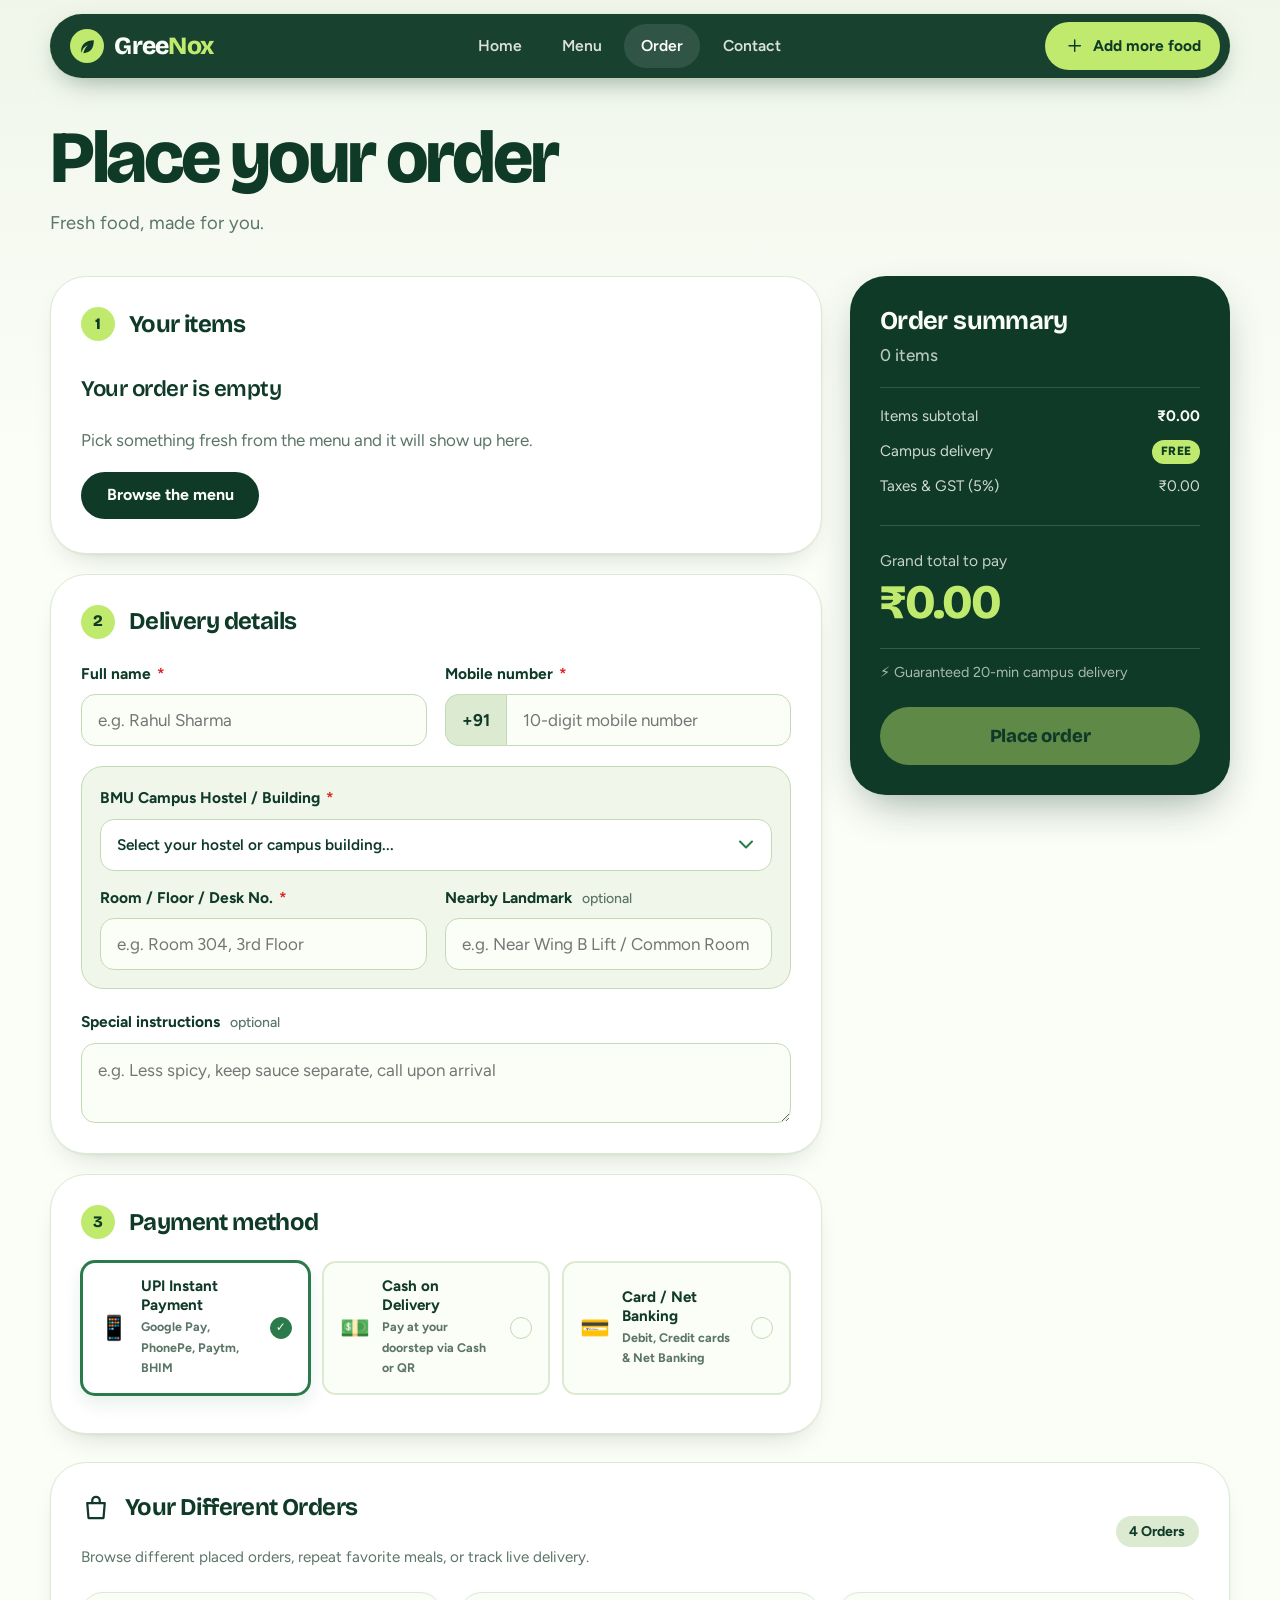
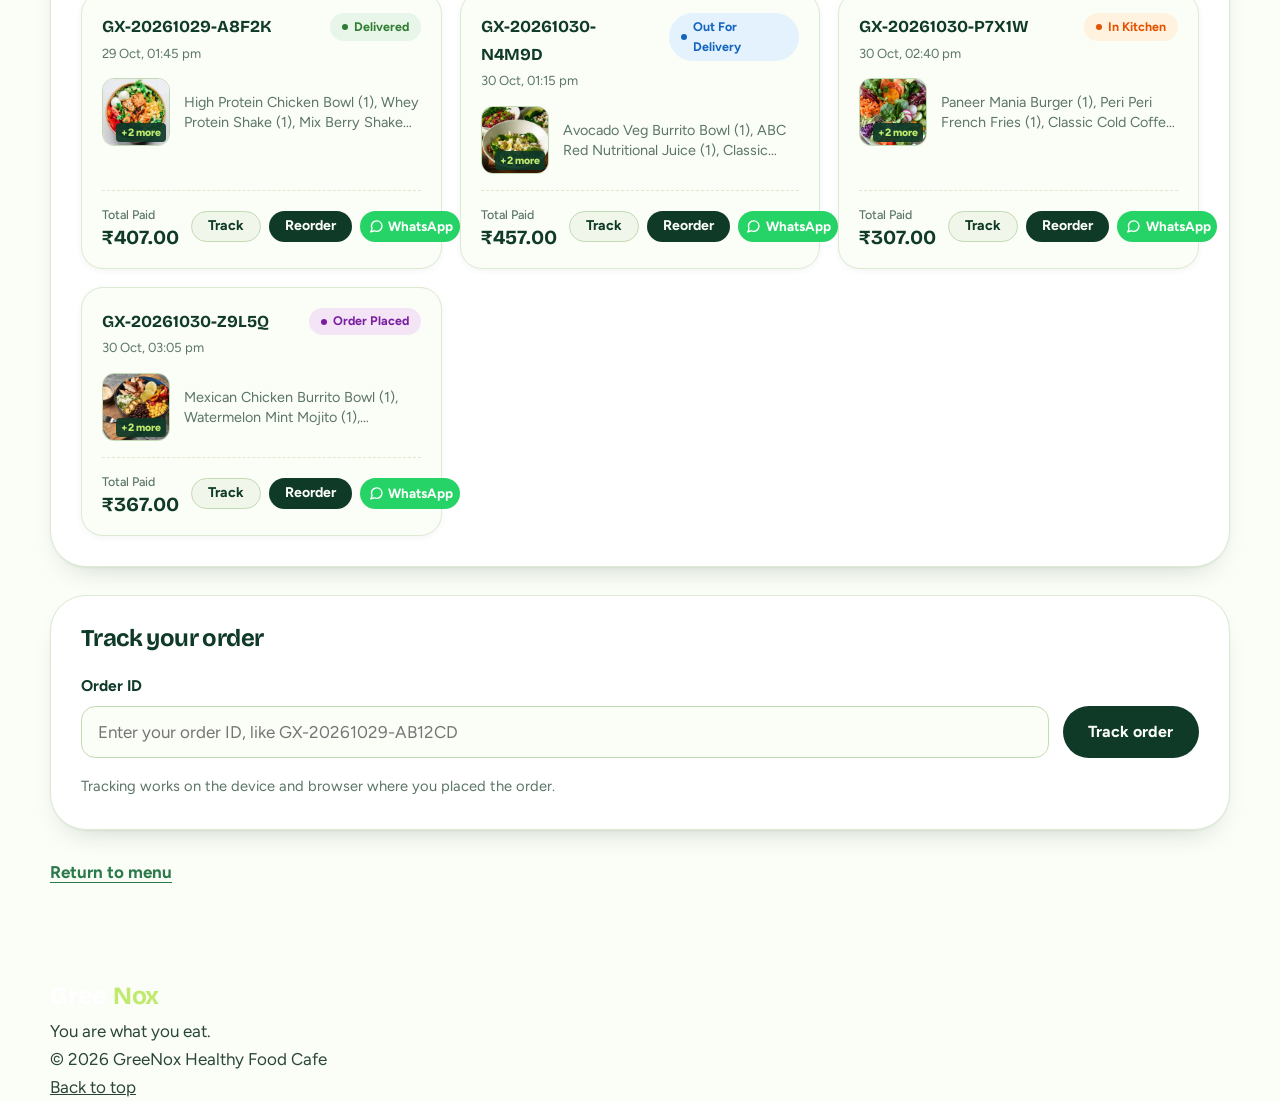
<file: order.html>
<!DOCTYPE html>
<html lang="en">
<head>
  <meta charset="UTF-8">
  <meta name="viewport" content="width=device-width, initial-scale=1.0">
  <title>Place Your Order | GreeNox Healthy Food Cafe</title>
  <meta name="theme-color" content="#0F3A28">
  <link rel="icon" href="data:image/svg+xml,%3Csvg xmlns='http://www.w3.org/2000/svg' viewBox='0 0 64 64'%3E%3Ccircle cx='32' cy='32' r='32' fill='%230F3A28'/%3E%3Cpath d='M46 16C26 16 15 28 15 42c0 3 .6 5 1.2 6 1-8 6-16 16-20-6 6-10 12-11.6 20.8C37 46 46 35 46 16z' fill='%23BFEA6D'/%3E%3C/svg%3E">
  <link rel="preconnect" href="https://fonts.googleapis.com">
  <link rel="preconnect" href="https://fonts.gstatic.com" crossorigin>
  <link href="https://fonts.googleapis.com/css2?family=Bricolage+Grotesque:opsz,wght@12..96,500;12..96,600;12..96,700;12..96,800&family=Figtree:wght@400;500;600;700&display=swap" rel="stylesheet">
  <link rel="stylesheet" href="style.css">
  <script src="menu.js" defer></script>
  <script src="script.js" defer></script>
</head>
<body class="page-order">
<svg width="0" height="0" style="position:absolute" aria-hidden="true" focusable="false">
  <defs>
    <symbol id="i-leaf" viewBox="0 0 24 24"><path d="M20 4C10 4 4 10 4 17c0 1.5.3 2.5.6 3 .5-4 3-8 8-10-3 3-5 6-5.8 10.4C16 19.5 20 14 20 4z"/></symbol>
    <symbol id="i-pin" viewBox="0 0 24 24"><path d="M12 21s7-6.2 7-11.5A7 7 0 0 0 5 9.5C5 14.8 12 21 12 21z"/><circle cx="12" cy="9.5" r="2.5"/></symbol>
    <symbol id="i-search" viewBox="0 0 24 24"><circle cx="11" cy="11" r="6.5"/><path d="M16 16l5 5"/></symbol>
    <symbol id="i-bag" viewBox="0 0 24 24"><path d="M5 8h14l-1 12H6L5 8z"/><path d="M9 8V6a3 3 0 0 1 6 0v2"/></symbol>
    <symbol id="i-check" viewBox="0 0 24 24"><path d="M5 12.5l4.5 4.5L19 7.5"/></symbol>
    <symbol id="i-plus" viewBox="0 0 24 24"><path d="M12 5v14M5 12h14"/></symbol>
    <symbol id="i-sprout" viewBox="0 0 24 24"><path d="M12 21v-9"/><path d="M12 12c0-4-3-6-7-6 0 4 2 6 7 6z"/><path d="M12 14c0-3 2.5-5 6-5 0 3.5-2 5-6 5z"/></symbol>
    <symbol id="i-heart" viewBox="0 0 24 24"><path d="M12 20s-7-4.4-7-10a4 4 0 0 1 7-2.5A4 4 0 0 1 19 10c0 5.6-7 10-7 10z"/></symbol>
    <symbol id="i-cap" viewBox="0 0 24 24"><path d="M2 9l10-5 10 5-10 5L2 9z"/><path d="M6 11.5V16c0 1 3 3 6 3s6-2 6-3v-4.5"/></symbol>
    <symbol id="i-menu" viewBox="0 0 24 24"><path d="M4 8h16M4 16h16"/></symbol>
    <symbol id="i-close" viewBox="0 0 24 24"><path d="M6 6l12 12M18 6L6 18"/></symbol>
    <symbol id="i-copy" viewBox="0 0 24 24"><rect x="8" y="8" width="12" height="12" rx="2.5"/><path d="M16 8V6.5A2.5 2.5 0 0 0 13.5 4h-7A2.5 2.5 0 0 0 4 6.5v7A2.5 2.5 0 0 0 6.5 16H8"/></symbol>
    <symbol id="i-map" viewBox="0 0 24 24"><path d="M9 4L3 6.5v13L9 17l6 3 6-2.5v-13L15 7 9 4z"/><path d="M9 4v13M15 7v13"/></symbol>
    <symbol id="i-arrow-right" viewBox="0 0 24 24"><path d="M5 12h14M12 5l7 7-7 7"/></symbol>
    <symbol id="i-whatsapp" viewBox="0 0 24 24"><path d="M21 11.5a8.38 8.38 0 0 1-.9 3.8 8.5 8.5 0 0 1-7.6 4.7 8.38 8.38 0 0 1-3.8-.9L3 21l1.9-5.7a8.38 8.38 0 0 1-.9-3.8 8.5 8.5 0 0 1 4.7-7.6 8.38 8.38 0 0 1 3.8-.9h.5a8.48 8.48 0 0 1 8 8v.5z"/></symbol>
    <g id="leaf-big"><path d="M0,-40 C24,-28 30,2 0,42 C-30,2 -24,-28 0,-40Z"/><path d="M0,-32 L0,40 M0,-12 L-10,-20 M0,-12 L10,-20 M0,6 L-13,-4 M0,6 L13,-4 M0,24 L-9,15 M0,24 L9,15" fill="none" stroke="#fff" stroke-opacity=".28" stroke-width="1.6" stroke-linecap="round"/></g>
  </defs>
</svg>


<header class="site-header" id="siteHeader">
  <a class="brand" href="index.html" aria-label="GreeNox home">
    <span class="brand-mark"><svg class="ic ic-fill"><use href="#i-leaf"/></svg></span>
    <span class="brand-name">Gree<b>Nox</b></span>
  </a>

  <nav class="site-nav" id="siteNav" aria-label="Main">
    <a href="index.html">Home</a>
    <a href="index.html#menu">Menu</a>
    <a href="order.html" aria-current="page">Order</a>
    <a href="index.html#contact">Contact</a>
  </nav>

  <a class="order-link" href="index.html#menu">
    <svg class="ic"><use href="#i-plus"/></svg>
    <span class="order-link-text">Add more food</span>
  </a>

  <button class="nav-toggle" id="navToggle" type="button" aria-expanded="false" aria-controls="siteNav" aria-label="Open menu">
    <svg class="ic ic-open"><use href="#i-menu"/></svg>
    <svg class="ic ic-close"><use href="#i-close"/></svg>
  </button>
</header>

<main class="order-main">
  <div class="wrap">

    <div class="order-head">
      <h1>Place your order</h1>
      <p>Fresh food, made for you.</p>
    </div>

    <form id="greenoxOrderForm" class="checkout" novalidate>

      <div class="checkout-main">

        <section class="panel" aria-labelledby="stepItems">
          <h2 class="panel-title" id="stepItems"><span class="step-badge">1</span>Your items</h2>
          <div id="cartItems" class="cart-items">
            <p class="empty-cart">No items added yet. Return to the menu to choose your food.</p>
          </div>
        </section>

        <section class="panel" aria-labelledby="stepDetails">
          <h2 class="panel-title" id="stepDetails"><span class="step-badge">2</span>Delivery details</h2>

          <div class="field-row">
            <div class="form-group">
              <label for="customerName">Full name <span class="required-star">*</span></label>
              <input id="customerName" name="customerName" type="text" autocomplete="name" placeholder="e.g. Rahul Sharma" required>
            </div>

            <div class="form-group">
              <label for="phoneNumber">Mobile number <span class="required-star">*</span></label>
              <div class="phone-input">
                <span class="phone-prefix">+91</span>
                <input id="phoneNumber" name="phoneNumber" type="tel" inputmode="numeric" maxlength="10"
                       pattern="[6-9][0-9]{9}" placeholder="10-digit mobile number" autocomplete="tel-national" required>
              </div>
              <small id="phoneError" class="field-error" role="alert"></small>
            </div>
          </div>

          <div class="campus-address-builder">
            <div class="form-group">
              <label for="hostelSelect">BMU Campus Hostel / Building <span class="required-star">*</span></label>
              <div class="select-wrap">
                <select id="hostelSelect" class="form-select" required>
                  <option value="" disabled selected>Select your hostel or campus building...</option>
                  <optgroup label="Boys Hostels">
                    <option value="BSH (Bhagat Singh Hostel)">BSH (Bhagat Singh Hostel)</option>
                    <option value="RTH (Ratan Tata Hostel)">RTH (Ratan Tata Hostel)</option>
                    <option value="Vikram Sarabhai Hostel">Vikram Sarabhai Hostel</option>
                  </optgroup>
                  <optgroup label="Girls Hostels">
                    <option value="Gargi Hostel">Gargi Hostel</option>
                    <option value="KCH (Kalpana Chawla Hostel)">KCH (Kalpana Chawla Hostel)</option>
                  </optgroup>
                  <optgroup label="Academic &amp; Common Campus Areas">
                    <option value="Student Centre / Mess">Student Centre / Mess</option>
                    <option value="Academic Block 1">Academic Block 1</option>
                    <option value="Academic Block 2">Academic Block 2</option>
                    <option value="Central Library">Central Library</option>
                    <option value="Faculty / Admin Block">Faculty / Admin Block</option>
                    <option value="Sports Complex">Sports Complex</option>
                  </optgroup>
                  <option value="Other Campus Location">Other Campus Location</option>
                </select>
              </div>
            </div>

            <div class="field-row">
              <div class="form-group">
                <label for="roomNumber">Room / Floor / Desk No. <span class="required-star">*</span></label>
                <input id="roomNumber" type="text" placeholder="e.g. Room 304, 3rd Floor" required autocomplete="off">
              </div>

              <div class="form-group">
                <label for="landmarkNote">Nearby Landmark <span class="optional">optional</span></label>
                <input id="landmarkNote" type="text" placeholder="e.g. Near Wing B Lift / Common Room" autocomplete="off">
              </div>
            </div>

            <div class="address-preview-pill" id="addressPreviewPill" hidden>
              <svg class="ic ic-sm"><use href="#i-pin"/></svg>
              <span id="addressPreviewText"></span>
            </div>

            <!-- Keep deliveryAddress synced as complete address for JSON export & storage -->
            <textarea id="deliveryAddress" name="deliveryAddress" rows="2" class="visually-hidden" required></textarea>
          </div>

          <div class="form-group">
            <label for="orderNotes">Special instructions <span class="optional">optional</span></label>
            <textarea id="orderNotes" name="orderNotes" rows="2" placeholder="e.g. Less spicy, keep sauce separate, call upon arrival"></textarea>
          </div>
        </section>

        <section class="panel" aria-labelledby="stepPay">
          <h2 class="panel-title" id="stepPay"><span class="step-badge">3</span>Payment method</h2>
          
          <div class="payment-options-grid" id="paymentOptionsGrid">
            <label class="payment-card is-selected" data-payment="UPI">
              <input type="radio" name="paymentRadio" value="UPI" checked class="visually-hidden">
              <span class="pay-icon">📱</span>
              <div class="pay-info">
                <strong>UPI Instant Payment</strong>
                <small>Google Pay, PhonePe, Paytm, BHIM</small>
              </div>
              <span class="pay-check">✓</span>
            </label>

            <label class="payment-card" data-payment="Cash on Delivery">
              <input type="radio" name="paymentRadio" value="Cash on Delivery" class="visually-hidden">
              <span class="pay-icon">💵</span>
              <div class="pay-info">
                <strong>Cash on Delivery</strong>
                <small>Pay at your doorstep via Cash or QR</small>
              </div>
              <span class="pay-check">✓</span>
            </label>

            <label class="payment-card" data-payment="Card / Net Banking">
              <input type="radio" name="paymentRadio" value="Card / Net Banking" class="visually-hidden">
              <span class="pay-icon">💳</span>
              <div class="pay-info">
                <strong>Card / Net Banking</strong>
                <small>Debit, Credit cards & Net Banking</small>
              </div>
              <span class="pay-check">✓</span>
            </label>
          </div>

          <select id="paymentMethod" name="paymentMethod" required class="visually-hidden">
            <option value="UPI" selected>UPI</option>
            <option value="Cash on Delivery">Cash on Delivery</option>
            <option value="Card / Net Banking">Card / Net Banking</option>
          </select>
        </section>

      </div>

      <aside class="bill" aria-label="Order total">
        <h2>Order summary</h2>
        <p class="bill-count"><span data-cart-count>0</span> <span data-cart-label>items</span></p>

        <div class="bill-breakdown">
          <div class="bill-row">
            <span>Items subtotal</span>
            <strong id="billSubtotal">₹0.00</strong>
          </div>
          <div class="bill-row">
            <span>Campus delivery</span>
            <span class="free-badge">FREE</span>
          </div>
          <div class="bill-row">
            <span>Taxes & GST (5%)</span>
            <span id="billTaxes">₹0.00</span>
          </div>
        </div>

        <div class="payment-total">
          <span>Grand total to pay</span>
          <strong id="cartTotal">₹0.00</strong>
        </div>
        <p class="bill-note">⚡ Guaranteed 20-min campus delivery</p>
        <button type="submit" class="order-submit" id="placeOrder">Place order</button>
        <p id="orderMessage" class="form-message" role="status"></p>
      </aside>

    </form>

    <div id="latestOrder" class="panel latest-order" hidden>
      <span class="success-mark"><svg class="ic"><use href="#i-check"/></svg></span>
      <div class="latest-body">
        <h2>Order submitted!</h2>
        <p>Your order ID</p>
        <strong id="createdOrderId" class="order-id"></strong>
        <p>Status: <span id="createdOrderStatus" class="status-chip">Received</span></p>
      </div>
      <div class="latest-actions">
        <a id="btnSendWhatsApp" class="btn btn-whatsapp" target="_blank" rel="noopener">
          <svg class="ic"><use href="#i-whatsapp"/></svg>
          Send to Kitchen on WhatsApp
        </a>
        <button type="button" id="copyOrderId" class="btn btn-ghost">
          <svg class="ic"><use href="#i-copy"/></svg><span id="copyLabel">Copy order ID</span>
        </button>
      </div>
    </div>

    <!-- Order history -->
    <section class="panel orders-history-panel" id="recentOrdersSection" aria-labelledby="ordersSectionTitle">
      <div class="panel-head-flex">
        <div>
          <h2 class="panel-title" id="ordersSectionTitle">
            <svg class="ic"><use href="#i-bag"/></svg> Your Different Orders
          </h2>
          <p class="panel-sub">Browse different placed orders, repeat favorite meals, or track live delivery.</p>
        </div>
        <span class="count-tag" id="ordersCountTag">0 Orders</span>
      </div>

      <div id="ordersCardsContainer" class="orders-cards-container">
        <!-- Rendered by script.js -->
      </div>
    </section>

    <section class="panel tracking-box" aria-labelledby="trackTitle">
      <h2 class="panel-title" id="trackTitle">Track your order</h2>
      <form id="trackingForm" class="track-form">
        <div class="form-group">
          <label for="trackingOrderId">Order ID</label>
          <input id="trackingOrderId" placeholder="Enter your order ID, like GX-20261029-AB12CD" required>
        </div>
        <button type="submit" class="btn btn-primary">Track order</button>
      </form>
      <div id="trackingResult" class="tracking-result" aria-live="polite"></div>
      <p class="track-note">Tracking works on the device and browser where you placed the order.</p>
    </section>

    <p class="back-link"><a href="index.html#menu">Return to menu</a></p>

  </div>
</main>

<footer class="site-footer">
  <div class="wrap footer-row">
    <div>
      <a class="footer-brand" href="index.html">Gree<b>Nox</b></a>
      <p>You are what you eat.</p>
    </div>
    <p class="copyright">© 2026 GreeNox Healthy Food Cafe</p>
    <a class="to-top" href="#siteHeader">Back to top</a>
  </div>
</footer>

</body>
</html>
</file>
<file: style.css>
/* GreeNox Cafe Styles */

/* Theme tokens */
:root {
  --milk: #FBFDF7;
  --mist: #F0F6EA;
  --sage: #DCEAD2;
  --sage-2: #C3DBB5;
  --fern: #2B7A4B;
  --moss: #1D5C3A;
  --forest: #0F3A28;
  --lime: #BFEA6D;
  --lime-soft: #D6F2A1;

  --text: #2A4636;
  --muted: #5B7567;
  --danger: #B3261E;

  --font-display: "Bricolage Grotesque", "Trebuchet MS", "Segoe UI", system-ui, sans-serif;
  --font-body: "Figtree", system-ui, -apple-system, "Segoe UI", Roboto, sans-serif;

  --r-s: 14px;
  --r-m: 22px;
  --r-l: 36px;
  --r-xl: 44px;

  --shadow-card: 0 1px 2px rgba(15, 58, 40, .05), 0 14px 30px -18px rgba(15, 58, 40, .28);
  --shadow-float: 0 18px 44px -14px rgba(15, 58, 40, .45);

  --header-h: 64px;
}


*, *::before, *::after { box-sizing: border-box; margin: 0; padding: 0; }

html { scroll-behavior: smooth; -webkit-text-size-adjust: 100%; }

body {
  font-family: var(--font-body);
  background: var(--milk);
  color: var(--text);
  line-height: 1.65;
  font-size: 1.0625rem;
  overflow-x: hidden;
  -webkit-font-smoothing: antialiased;
}

svg, img { display: block; max-width: 100%; }
a { color: inherit; }
button, input, select, textarea { font: inherit; color: inherit; }
button { cursor: pointer; }
ul { list-style: none; }
address { font-style: normal; }
[hidden] { display: none !important; }

h1, h2, h3, h4 {
  font-family: var(--font-display);
  color: var(--forest);
  line-height: 1.05;
  letter-spacing: -0.025em;
  font-weight: 700;
}

section { scroll-margin-top: 96px; }

.wrap { width: min(1180px, calc(100% - 40px)); margin-inline: auto; }

.visually-hidden {
  position: absolute; width: 1px; height: 1px; overflow: hidden;
  clip: rect(0 0 0 0); white-space: nowrap;
}

.skip-link {
  position: fixed; left: 16px; top: -80px; z-index: 2000;
  background: var(--lime); color: var(--forest); font-weight: 700;
  padding: .7rem 1.1rem; border-radius: 999px; text-decoration: none;
}
.skip-link:focus { top: 16px; }

:focus-visible { outline: 3px solid var(--fern); outline-offset: 3px; border-radius: 8px; }
.site-header :focus-visible, .band :focus-visible, .bill :focus-visible, .cart-bar:focus-visible {
  outline-color: var(--lime);
}

.ic {
  width: 1.25em; height: 1.25em; flex: none;
  fill: none; stroke: currentColor; stroke-width: 1.8;
  stroke-linecap: round; stroke-linejoin: round;
}
.ic-fill { fill: currentColor; stroke: none; }
.ic-xl { width: 44px; height: 44px; stroke-width: 1.5; color: var(--lime); }


/* Buttons */
.btn {
  display: inline-flex; align-items: center; justify-content: center; gap: .55rem;
  padding: .95rem 1.6rem; border-radius: 999px; border: 0;
  font-weight: 700; font-size: 1rem; line-height: 1; text-decoration: none;
  transition: background-color .2s, color .2s, box-shadow .2s;
}
.btn-primary { background: var(--forest); color: var(--milk); }
.btn-primary:hover { background: var(--moss); }
.btn-lime { background: var(--lime); color: var(--forest); }
.btn-lime:hover { background: var(--lime-soft); }
.btn-ghost { background: transparent; color: var(--forest); box-shadow: inset 0 0 0 1.5px var(--forest); }
.btn-ghost:hover { background: var(--sage); }


/* Header */
.site-header {
  position: fixed; z-index: 1000;
  top: 14px; left: 50%; transform: translateX(-50%);
  width: min(1180px, calc(100% - 28px)); height: var(--header-h);
  display: flex; align-items: center; justify-content: space-between; gap: 16px;
  padding: 0 10px 0 20px;
  background: rgba(15, 58, 40, .96);
  -webkit-backdrop-filter: blur(14px); backdrop-filter: blur(14px);
  border-radius: 999px; color: var(--milk);
  box-shadow: 0 0 0 1px rgba(191, 234, 109, .16), 0 10px 30px -12px rgba(15, 58, 40, .55);
}

.brand {
  display: inline-flex; align-items: center; gap: .65rem; text-decoration: none;
  font-family: var(--font-display); font-weight: 800; font-size: 1.55rem;
  letter-spacing: -0.03em; color: var(--milk);
}
.brand b { color: var(--lime); font-weight: 800; }
.brand-mark {
  width: 34px; height: 34px; border-radius: 50%; background: var(--lime); color: var(--forest);
  display: grid; place-items: center;
}
.brand-mark .ic { width: 19px; height: 19px; }

.site-nav { display: flex; gap: 6px; }
.site-nav a {
  text-decoration: none; font-weight: 600; font-size: .98rem;
  padding: .55rem 1.05rem; border-radius: 999px; color: rgba(251, 253, 247, .86);
  transition: background-color .2s, color .2s;
}
.site-nav a:hover, .site-nav a[aria-current="page"] { background: rgba(255, 255, 255, .1); color: #fff; }

.order-link {
  display: inline-flex; align-items: center; gap: .55rem; text-decoration: none;
  background: var(--lime); color: var(--forest); font-weight: 700; font-size: .97rem;
  padding: .7rem 1.2rem; border-radius: 999px; transition: background-color .2s;
}
.order-link:hover { background: var(--lime-soft); }
.order-link .count {
  min-width: 24px; height: 24px; padding: 0 7px; border-radius: 999px;
  background: var(--forest); color: var(--lime); font-size: .82rem; font-weight: 800;
  display: inline-grid; place-items: center;
}
.order-link .count.bump { animation: bump .35s ease; }

.nav-toggle {
  display: none; width: 44px; height: 44px; border-radius: 50%; border: 0;
  background: rgba(255, 255, 255, .1); color: var(--milk); place-items: center;
}
.nav-toggle .ic-close { display: none; }
.site-header.is-open .nav-toggle .ic-open { display: none; }
.site-header.is-open .nav-toggle .ic-close { display: block; }


/* Hero */
.hero {
  position: relative; isolation: isolate; overflow: hidden;
  min-height: min(920px, 100svh); display: flex; align-items: center;
  padding: 128px 0 72px;
  background:
    radial-gradient(52% 62% at 76% 48%, #E1EFD5 0%, rgba(225, 239, 213, 0) 72%),
    radial-gradient(40% 46% at 6% 96%, #EAF5D8 0%, rgba(234, 245, 216, 0) 70%),
    var(--milk);
}
.hero::before {
  content: ""; position: absolute; z-index: -1; right: -14vw; top: 50%;
  width: min(900px, 80vw); aspect-ratio: 1; transform: translateY(-50%);
  border-radius: 50%; border: 1.5px solid rgba(43, 122, 75, .16);
  box-shadow: 0 0 0 70px rgba(43, 122, 75, .035), 0 0 0 140px rgba(43, 122, 75, .025);
}

.hero-grid { display: grid; grid-template-columns: 1.02fr .98fr; gap: 24px; align-items: center; }

.place-pill {
  display: inline-flex; width: fit-content; max-width: 100%; align-items: center; gap: .6rem;
  background: #fff; border: 1px solid var(--sage); border-radius: 999px;
  padding: .4rem 1.1rem .4rem .45rem; font-weight: 600; font-size: .95rem; color: var(--forest);
  box-shadow: var(--shadow-card);
}
.place-pill .pin {
  width: 30px; height: 30px; border-radius: 50%; background: var(--lime); color: var(--forest);
  display: grid; place-items: center;
}
.place-pill .pin .ic { width: 17px; height: 17px; }

.hero h1 {
  margin-top: 26px; font-weight: 800; color: var(--forest);
  font-size: clamp(3.5rem, 8.2vw, 7.2rem); line-height: .92; letter-spacing: -0.045em;
}
.hero-lead { margin-top: 26px; max-width: 30rem; font-size: 1.15rem; color: var(--text); }
.hero-actions { margin-top: 34px; display: flex; flex-wrap: wrap; gap: 12px; }

.bowl-stage { position: relative; width: min(100%, 600px); aspect-ratio: 1; margin-inline: auto; }
.bowl-stage > svg { width: 100%; height: 100%; overflow: visible; }

.px {
  transform: translate(calc(var(--mx, 0) * var(--d, 0) * 1px), calc(var(--my, 0) * var(--d, 0) * 1px));
}
.pop {
  transform-box: fill-box; transform-origin: center;
  animation: pop .95s cubic-bezier(.2, .9, .25, 1.12) both;
  animation-delay: var(--delay, 0s);
}
.float { transform-box: fill-box; transform-origin: center; animation: float 7s ease-in-out infinite; }
.float.b { animation-duration: 9s; animation-delay: -3s; }


.marquee { background: var(--forest); color: var(--milk); overflow: hidden; padding: 18px 0; }
.marquee-track { display: flex; width: max-content; animation: scroll 60s linear infinite; }
.marquee:hover .marquee-track { animation-play-state: paused; }
.marquee-group { display: flex; flex: none; gap: 2.6rem; padding-right: 2.6rem; }
.marquee-item {
  display: inline-flex; align-items: center; gap: .65rem; white-space: nowrap;
  font-family: var(--font-display); font-weight: 600; font-size: 1.3rem; letter-spacing: -.01em;
}
.marquee-item::after { content: ""; width: 7px; height: 7px; border-radius: 50%; background: var(--lime); margin-left: 1.3rem; }


.about { padding: 130px 0 110px; }
.about-grid { display: grid; grid-template-columns: 1.1fr .9fr; gap: 72px; align-items: center; }

.about h2, .menu h2, .why h2, .contact h2 {
  font-size: clamp(2.4rem, 5vw, 4.1rem); font-weight: 800; letter-spacing: -0.04em; line-height: .98;
}
.about-text .lead {
  margin-top: 28px; font-family: var(--font-display); font-weight: 700; font-size: 1.55rem;
  letter-spacing: -.02em; color: var(--fern);
}
.about-text p { margin-top: 16px; max-width: 34rem; }
.about-text .lead + p { margin-top: 12px; }
.about-text .btn { margin-top: 30px; }

.promise {
  position: relative; overflow: hidden; isolation: isolate;
  background: var(--forest); color: var(--milk);
  border-radius: var(--r-xl); padding: 46px 44px;
}
.promise-art {
  position: absolute; z-index: -1; right: -60px; bottom: -70px; width: 380px; height: 380px;
  fill: var(--moss);
}
.promise h3 { color: var(--lime); font-size: 2rem; font-weight: 700; margin-bottom: 14px; }
.promise li {
  display: flex; align-items: center; gap: 16px; padding: 18px 0;
  border-top: 1px solid rgba(255, 255, 255, .13);
  font-family: var(--font-display); font-weight: 600; font-size: 1.3rem; letter-spacing: -.01em;
}
.promise .tick {
  width: 38px; height: 38px; border-radius: 50%; background: var(--lime); color: var(--forest);
  display: grid; place-items: center; flex: none;
}
.promise .tick .ic { width: 20px; height: 20px; stroke-width: 2.4; }


/* Menu */
.menu { background: var(--mist); padding: 110px 0 100px; border-radius: var(--r-xl) var(--r-xl) 0 0; }

.menu-head { display: flex; justify-content: space-between; align-items: flex-end; gap: 32px; flex-wrap: wrap; }
.menu-meta { margin-top: 14px; color: var(--muted); max-width: 34rem; }

.search {
  display: flex; align-items: center; gap: .7rem; width: min(100%, 380px);
  background: #fff; border: 1.5px solid var(--sage-2); border-radius: 999px; padding: 0 1.2rem;
  color: var(--muted); transition: border-color .2s, box-shadow .2s;
}
.search:focus-within { border-color: var(--fern); box-shadow: 0 0 0 4px rgba(43, 122, 75, .15); }
.search input[type="search"] {
  flex: 1; min-width: 0; width: auto; height: 52px; min-height: 0; padding: 0; border: 0; border-radius: 0;
  background: transparent; box-shadow: none; outline: none; color: var(--forest);
}
.search input[type="search"]:focus { box-shadow: none; background: transparent; }
.search input[type="search"]::placeholder { color: var(--muted); opacity: .85; }
.search input::-webkit-search-cancel-button { cursor: pointer; }

.toggles { margin-top: 26px; display: flex; flex-wrap: wrap; align-items: center; gap: 10px; }
.toggle {
  border: 1.5px solid var(--sage-2); background: #fff; color: var(--forest); font-weight: 700; font-size: .95rem;
  padding: .6rem 1.15rem; border-radius: 999px; transition: background-color .2s, color .2s, border-color .2s;
}
.toggle:hover { border-color: var(--fern); }
.toggle[aria-pressed="true"] { background: var(--forest); border-color: var(--forest); color: var(--lime); }
.clear-link { border: 0; background: none; font-weight: 700; font-size: .95rem; color: var(--fern); text-decoration: underline; text-underline-offset: 4px; padding: .5rem .4rem; }
.clear-link:hover { color: var(--forest); }
.results { margin-left: auto; font-size: .95rem; color: var(--muted); font-weight: 500; }

.chip-bar {
  position: sticky; top: calc(var(--header-h) + 26px); z-index: 40;
  margin: 18px 0 0; padding: 12px 0;
  background: linear-gradient(var(--mist) 78%, rgba(240, 246, 234, 0));
}
.chips {
  display: flex; gap: 8px; overflow-x: auto; scrollbar-width: none; padding: 2px 2px 6px;
  -webkit-mask-image: linear-gradient(90deg, #000 94%, transparent);
  mask-image: linear-gradient(90deg, #000 94%, transparent);
}
.chips::-webkit-scrollbar { display: none; }
.chip {
  flex: none; display: inline-flex; align-items: center; gap: .5rem;
  border: 1.5px solid var(--sage-2); background: #fff; color: var(--forest);
  font-weight: 600; font-size: .96rem; padding: .55rem 1.05rem; border-radius: 999px;
  white-space: nowrap; transition: background-color .2s, color .2s, border-color .2s;
}
.chip:hover { border-color: var(--fern); }
.chip[aria-pressed="true"] { background: var(--forest); border-color: var(--forest); color: var(--milk); }
.chip .em { font-size: 1.05rem; line-height: 1; }

.menu-groups { margin-top: 10px; scroll-margin-top: 170px; }
.menu-group { margin-top: 44px; }
.menu-group:first-child { margin-top: 24px; }
.group-head { display: flex; align-items: center; gap: 14px; margin-bottom: 18px; }
.group-head .em {
  width: 48px; height: 48px; border-radius: 50%; background: var(--sage); display: grid; place-items: center; font-size: 1.5rem;
}
.group-head h3 { font-size: 1.85rem; font-weight: 700; letter-spacing: -.03em; }
.group-head .n { color: var(--muted); font-weight: 600; font-size: .95rem; margin-left: 2px; }

.featured-combos-section {
  margin: 28px 0 36px; padding: 28px 26px; background: #fff; border: 1.5px solid var(--sage);
  border-radius: var(--r-l); box-shadow: var(--shadow-card);
}
.combos-head { margin-bottom: 22px; }
.pill-badge {
  display: inline-block; background: #FDF3D6; color: #8F520A; font-weight: 700;
  font-size: .78rem; text-transform: uppercase; letter-spacing: .04em;
  padding: .2rem .75rem; border-radius: 999px; margin-bottom: 8px;
}
.combos-head h3 { font-size: 1.65rem; font-weight: 700; letter-spacing: -.02em; color: var(--forest); }
.combos-head p { color: var(--muted); font-size: .95rem; margin-top: 4px; }

.combos-grid {
  display: grid; grid-template-columns: repeat(auto-fit, minmax(260px, 1fr)); gap: 18px;
}
.combo-card {
  display: flex; flex-direction: column; background: var(--milk);
  border: 1.5px solid var(--sage); border-radius: var(--r-m); overflow: hidden;
  box-shadow: 0 2px 6px rgba(15, 58, 40, .05);
  transition: transform .22s ease, box-shadow .22s ease, border-color .22s ease;
}
.combo-card:hover {
  transform: translateY(-4px); border-color: var(--fern);
  box-shadow: 0 14px 28px -10px rgba(15, 58, 40, .22);
}
.combo-media { position: relative; width: 100%; height: 160px; background: var(--mist); overflow: hidden; }
.combo-img { width: 100%; height: 100%; object-fit: cover; transition: transform .35s ease; }
.combo-card:hover .combo-img { transform: scale(1.06); }
.combo-badge {
  position: absolute; top: 10px; left: 10px; background: var(--forest); color: var(--lime);
  font-size: .75rem; font-weight: 700; padding: .2rem .65rem; border-radius: 999px;
  box-shadow: 0 2px 6px rgba(0,0,0,.2);
}
.savings-pill {
  position: absolute; top: 10px; right: 10px; background: var(--lime); color: var(--forest);
  font-size: .75rem; font-weight: 800; padding: .2rem .65rem; border-radius: 999px;
  box-shadow: 0 2px 6px rgba(0,0,0,.15);
}
.combo-body {
  padding: 16px; display: flex; flex-direction: column; justify-content: space-between; flex: 1; gap: 14px;
}
.combo-top h4 { font-size: 1.1rem; font-weight: 700; color: var(--forest); }
.combo-desc { font-size: .88rem; color: var(--muted); margin: 6px 0 10px; line-height: 1.4; }
.combo-items-pills { display: flex; flex-wrap: wrap; gap: 6px; }
.item-pill {
  display: inline-block; background: #fff; border: 1px solid var(--sage-2);
  font-size: .76rem; font-weight: 600; color: var(--forest); padding: .15rem .55rem; border-radius: 6px;
}
.combo-foot {
  display: flex; align-items: center; justify-content: space-between; gap: 10px;
  padding-top: 12px; border-top: 1px dashed var(--sage);
}
.combo-price-box { display: flex; align-items: baseline; gap: 8px; }
.strike-price { text-decoration: line-through; color: var(--muted); font-size: .95rem; font-weight: 500; }
.btn-sm { padding: .45rem 1rem; font-size: .88rem; border-radius: 999px; font-weight: 700; }
.btn-secondary {
  background: var(--mist); color: var(--forest); border: 1.5px solid var(--sage-2);
}
.btn-secondary:hover { background: var(--sage); border-color: var(--fern); }
.btn-success { background: var(--fern) !important; color: #fff !important; border-color: var(--fern) !important; }

.dishes { display: grid; grid-template-columns: repeat(auto-fill, minmax(270px, 1fr)); gap: 20px; }

.dish {
  position: relative; overflow: hidden; isolation: isolate;
  display: flex; flex-direction: column; justify-content: space-between;
  background: #fff; border: 1.5px solid var(--sage); border-radius: var(--r-m);
  padding: 0; box-shadow: var(--shadow-card);
  transition: transform .22s ease, box-shadow .22s ease, border-color .22s ease;
}
.dish:hover {
  transform: translateY(-4px);
  border-color: var(--sage-2);
  box-shadow: 0 16px 32px -12px rgba(15, 58, 40, .22);
}
.dish-media {
  position: relative; width: 100%; height: 175px; overflow: hidden; background: var(--mist);
}
.dish-img {
  width: 100%; height: 100%; object-fit: cover;
  transition: transform .35s ease;
}
.dish:hover .dish-img {
  transform: scale(1.06);
}
.dish-badge-row {
  position: absolute; top: 12px; left: 12px; display: flex; align-items: center; gap: 8px; z-index: 2;
}
.diet-badge {
  width: 20px; height: 20px; background: #fff; border-radius: 4px;
  display: grid; place-items: center; box-shadow: 0 2px 6px rgba(0,0,0,.15);
}
.diet-veg { border: 1.6px solid #2B7A4B; }
.diet-veg .diet-dot { width: 8px; height: 8px; background: #2B7A4B; border-radius: 50%; }
.diet-chicken { border: 1.6px solid #8A4527; }
.diet-chicken .diet-triangle {
  width: 0; height: 0;
  border-left: 5px solid transparent; border-right: 5px solid transparent; border-bottom: 9px solid #8A4527;
}
.chicken-pill {
  background: #FBEEE4; color: #8A4527; font-size: .74rem; font-weight: 700;
  padding: .15rem .6rem; border-radius: 999px; box-shadow: 0 2px 4px rgba(0,0,0,.1);
}

.dish-body {
  padding: 18px 18px 16px; display: flex; flex-direction: column; justify-content: space-between; flex: 1; gap: 14px;
}
.dish-info h4 { font-size: 1.12rem; font-weight: 700; letter-spacing: -.015em; line-height: 1.25; color: var(--forest); }
.dish-info p { margin-top: 6px; font-size: .92rem; line-height: 1.42; color: var(--muted); }
.tag {
  display: inline-block; margin-top: 10px; padding: .15rem .65rem; border-radius: 999px;
  background: #FBEEE4; color: #8A4527; font-size: .78rem; font-weight: 700;
}

/* Dish Macro Nutrients (Calories & Protein) */
.dish-macros-row {
  display: flex; align-items: center; flex-wrap: wrap; gap: 6px; margin-top: 8px;
}
.macro-pill {
  display: inline-flex; align-items: center; gap: 4px; font-size: .76rem; font-weight: 600;
  padding: 3px 8px; border-radius: 999px; line-height: 1.2; transition: transform .15s ease;
}
.macro-pill:hover { transform: translateY(-1px); }
.macro-cal { background: #FFF7ED; color: #C2410C; border: 1px solid #FFEDD5; }
.macro-protein { background: #F0FDF4; color: #15803D; border: 1px solid #DCFCE7; }
.macro-high-protein {
  background: #ECFDF5; color: #047857; border: 1px solid #6EE7B7;
  font-weight: 700; box-shadow: 0 1px 3px rgba(4, 120, 87, .12);
}
.macro-emoji { font-size: .85rem; line-height: 1; }
.macro-val { font-weight: 700; }
.macro-unit { font-size: .72rem; opacity: .85; }

/* High Protein Toggle Active State */
#toggleHighProtein[aria-pressed="true"] {
  background: #047857; border-color: #047857; color: #ffffff;
  box-shadow: 0 2px 8px rgba(4, 120, 87, .25);
}
.dish-foot { display: flex; align-items: center; justify-content: space-between; gap: 12px; padding-top: 12px; border-top: 1px dashed var(--sage); }
.price { font-family: var(--font-display); font-weight: 700; font-size: 1.35rem; color: var(--forest); letter-spacing: -.02em; }

.item-control { display: inline-flex; }
.add-to-order {
  display: inline-flex; align-items: center; gap: .4rem; height: 42px; padding: 0 1.15rem 0 1.25rem;
  border-radius: 999px; border: 1.5px solid var(--sage-2); background: var(--mist);
  font-weight: 700; font-size: .95rem; color: var(--forest);
  transition: background-color .2s, border-color .2s;
}
.add-to-order .ic { width: 1.05em; height: 1.05em; stroke-width: 2.4; }
.add-to-order:hover { background: var(--lime); border-color: var(--lime); }

.stepper {
  display: inline-flex; align-items: center; height: 42px; border-radius: 999px;
  background: var(--forest); color: var(--milk); padding: 0 4px; animation: swap .22s ease;
}
.stepper button {
  width: 34px; height: 34px; border: 0; border-radius: 50%; background: transparent; color: var(--lime);
  font-size: 1.25rem; font-weight: 700; line-height: 1; display: grid; place-items: center;
  transition: background-color .2s;
}
.stepper button:hover { background: rgba(255, 255, 255, .14); }
.stepper .qty { min-width: 26px; text-align: center; font-weight: 800; font-size: 1rem; }

.menu-empty { margin-top: 40px; text-align: center; padding: 48px 20px; background: #fff; border-radius: var(--r-l); border: 1px dashed var(--sage-2); }
.menu-empty p { margin-bottom: 18px; font-family: var(--font-display); font-size: 1.4rem; font-weight: 600; color: var(--forest); }
.gst-note { margin-top: 44px; color: var(--muted); font-size: .95rem; }


.band { background: var(--forest); color: var(--milk); }
.why { padding: 110px 0; }
.why h2 { color: var(--milk); }
.why-grid { margin-top: 64px; display: grid; grid-template-columns: repeat(3, 1fr); }
.why-item { padding: 0 40px; border-left: 1px solid rgba(255, 255, 255, .16); }
.why-item:first-child { padding-left: 0; border-left: 0; }
.why-item:last-child { padding-right: 0; }
.why-item h3 { margin: 26px 0 10px; color: var(--milk); font-size: 1.65rem; font-weight: 700; }
.why-item p { color: rgba(251, 253, 247, .78); max-width: 20rem; }


/* Location & map */
.contact { padding: 60px 0 90px; }
.contact-card-modern {
  background: linear-gradient(135deg, #F3F9EE 0%, #E6F3DF 50%, #DCEDE0 100%);
  border: 2px solid rgba(255, 255, 255, .8); border-radius: var(--r-xl);
  padding: clamp(32px, 5vw, 60px);
  display: grid; grid-template-columns: 1fr 1fr; gap: 40px; align-items: center;
  box-shadow: 0 24px 60px -12px rgba(15, 58, 40, .14), 0 0 0 1px rgba(191, 234, 109, .25);
  position: relative; overflow: hidden;
}

.card-leaf {
  position: absolute; pointer-events: none; user-select: none;
  font-size: 2.2rem; opacity: .28; filter: blur(.4px); z-index: 1;
}
.leaf-1 { top: 18px; right: 28%; animation: leaf-drift-1 6s ease-in-out infinite; }
.leaf-2 { bottom: 24px; left: 34%; font-size: 1.8rem; opacity: .22; animation: leaf-drift-2 8s ease-in-out infinite; }

@keyframes leaf-drift-1 {
  0%, 100% { transform: translateY(0) rotate(0deg); }
  50% { transform: translateY(-16px) rotate(14deg); }
}
@keyframes leaf-drift-2 {
  0%, 100% { transform: translateY(0) rotate(0deg); }
  50% { transform: translateY(12px) rotate(-12deg); }
}

.contact-left-col { position: relative; z-index: 2; }
.contact-right-col { position: relative; z-index: 2; }

.contact-header-badges {
  display: flex; flex-wrap: wrap; gap: 10px; align-items: center; margin-bottom: 16px;
}
.pill-badge-mint {
  display: inline-flex; align-items: center; gap: 6px;
  background: #fff; color: var(--fern); font-weight: 700;
  font-size: .84rem; letter-spacing: .02em;
  padding: .35rem .95rem; border-radius: 999px;
  border: 1px solid var(--sage-2); box-shadow: 0 2px 8px rgba(15, 58, 40, .05);
}
.badge-live-dot {
  width: 7px; height: 7px; border-radius: 50%; background: #22C55E;
  box-shadow: 0 0 8px #22C55E; animation: live-beacon 1.8s infinite;
}
.badge-live-dot-green {
  width: 8px; height: 8px; border-radius: 50%; background: #22C55E;
  box-shadow: 0 0 6px #22C55E; animation: live-beacon 1.5s infinite; flex: none;
}
.pill-badge-open {
  display: inline-flex; align-items: center; gap: 7px;
  background: #fff; color: #15803D; font-weight: 700;
  font-size: .84rem; padding: .35rem .95rem; border-radius: 999px;
  border: 1px solid var(--sage-2); box-shadow: 0 2px 8px rgba(15, 58, 40, .05);
}
.live-pulse-dot {
  width: 8px; height: 8px; border-radius: 50%; background: #22C55E;
  box-shadow: 0 0 0 0 rgba(34, 197, 94, .7); flex: none;
  animation: live-beacon 2s cubic-bezier(.4, 0, .6, 1) infinite;
}
@keyframes live-beacon {
  0% { box-shadow: 0 0 0 0 rgba(34, 197, 94, .75); }
  70% { box-shadow: 0 0 0 10px rgba(34, 197, 94, 0); }
  100% { box-shadow: 0 0 0 0 rgba(34, 197, 94, 0); }
}

.contact-main-heading {
  font-size: clamp(2.4rem, 4vw, 3.2rem); font-weight: 800; color: var(--forest);
  letter-spacing: -.035em; line-height: 1.05;
}

.contact-desc {
  margin-top: 12px; font-size: 1.05rem; color: var(--text); line-height: 1.6; max-width: 30rem;
}

.contact-location-box {
  margin-top: 20px; display: flex; align-items: center; gap: 14px;
  background: #fff; border-radius: var(--r-m); padding: 14px 18px;
  border: 1.5px solid var(--sage-2); box-shadow: 0 4px 16px rgba(15, 58, 40, .06);
  transition: transform .2s, box-shadow .2s;
}
.contact-location-box:hover {
  transform: translateY(-2px); box-shadow: 0 8px 24px rgba(15, 58, 40, .09);
}
.loc-pin-circle {
  width: 44px; height: 44px; border-radius: 50%; background: var(--sage);
  color: var(--fern); display: grid; place-items: center; flex: none;
}
.loc-pin-circle .ic { width: 22px; height: 22px; }
.loc-details { flex: 1; min-width: 0; }
.loc-details strong { font-size: 1.05rem; color: var(--forest); display: block; line-height: 1.25; }
.loc-details p { font-size: .86rem; color: var(--muted); margin-top: 2px; line-height: 1.35; }

.btn-copy-address {
  display: inline-flex; align-items: center; gap: 5px;
  background: var(--mist); color: var(--forest); border: 1.5px solid var(--sage-2);
  border-radius: 999px; padding: .45rem .85rem; font-size: .82rem; font-weight: 700;
  cursor: pointer; transition: all .2s cubic-bezier(.16, 1, .3, 1); flex: none;
}
.btn-copy-address:hover {
  background: var(--forest); color: var(--lime); border-color: var(--forest);
  transform: scale(1.05);
}
.btn-copy-address:active { transform: scale(.96); }

.contact-perks-row {
  margin-top: 18px; display: flex; flex-wrap: wrap; gap: 8px;
}
.perk-tag {
  background: rgba(255, 255, 255, .92); border: 1px solid var(--sage-2); border-radius: 999px;
  padding: .35rem .85rem; font-size: .82rem; font-weight: 700; color: var(--forest);
  box-shadow: 0 2px 6px rgba(15, 58, 40, .04); transition: transform .2s, background .2s;
}
.perk-tag:hover { transform: translateY(-2px); background: #fff; }

.contact-btn-group {
  margin-top: 24px; display: flex; flex-wrap: wrap; gap: 10px;
}
.btn-glow {
  box-shadow: 0 4px 18px rgba(15, 58, 40, .3), 0 0 20px rgba(191, 234, 109, .25);
}
.btn-glow:hover {
  box-shadow: 0 8px 26px rgba(15, 58, 40, .4), 0 0 28px rgba(191, 234, 109, .45);
}


.map-showcase-frame {
  background: #fff; border-radius: 24px; border: 2px solid #fff;
  box-shadow: 0 20px 48px -12px rgba(15, 58, 40, .2);
  overflow: hidden; display: flex; flex-direction: column; width: 100%;
}

.map-frame-header {
  background: #fff; padding: 12px 18px; border-bottom: 1px solid var(--sage);
  display: flex; align-items: center; justify-content: space-between; gap: 12px;
}
.map-frame-info {
  display: flex; align-items: center; gap: 8px; flex-wrap: wrap;
}
.map-frame-info strong {
  font-size: .92rem; font-weight: 800; color: var(--forest); letter-spacing: -.01em;
}
.map-subtag {
  font-size: .74rem; font-weight: 700; color: var(--fern); background: var(--sage);
  padding: .15rem .55rem; border-radius: 999px;
}

.map-view-toggle {
  display: flex; gap: 4px; background: var(--mist);
  padding: 3px; border-radius: 999px; border: 1px solid var(--sage-2);
}
.map-pill-btn {
  border: 0; background: transparent; font-size: .76rem; font-weight: 700;
  color: var(--forest); padding: .26rem .7rem; border-radius: 999px;
  cursor: pointer; transition: all .2s cubic-bezier(.16, 1, .3, 1);
}
.map-pill-btn:hover { background: rgba(15, 58, 40, .06); }
.map-pill-btn.is-active {
  background: var(--forest); color: var(--lime); box-shadow: 0 2px 6px rgba(15, 58, 40, .2);
}

.map-frame-body {
  width: 100%; height: 320px; position: relative; background: #e8f3e4;
}
.bmu-map-iframe {
  width: 100%; height: 100%; border: 0; display: block;
}

.map-frame-footer {
  background: #FAFCF8; padding: 12px 18px; border-top: 1px solid var(--sage);
  display: flex; align-items: center; justify-content: space-between; gap: 12px; flex-wrap: wrap;
}
.map-footer-status {
  display: flex; align-items: center; gap: 8px; font-size: .84rem; color: var(--forest);
}
.footer-scooter-icon {
  display: inline-block; font-size: 1.15rem; animation: top-bounce 2s ease-in-out infinite;
}
.map-open-link {
  font-size: .82rem; font-weight: 700; color: var(--fern); text-decoration: none;
  display: inline-flex; align-items: center; gap: 4px; transition: color .2s;
}
.map-open-link:hover { color: var(--forest); text-decoration: underline; }
.badge-title-row {
  display: flex; align-items: center; justify-content: space-between; gap: 8px;
}
.badge-status-wrap { display: flex; align-items: center; gap: 6px; }
.badge-status-wrap strong { font-size: .94rem; font-weight: 800; color: var(--forest); letter-spacing: -.01em; }
.badge-live-dot-green {
  width: 8px; height: 8px; border-radius: 50%; background: #22C55E;
  box-shadow: 0 0 6px #22C55E; animation: live-beacon 1.5s infinite;
}
.badge-order-id {
  background: var(--forest); color: var(--lime); font-size: .75rem; font-weight: 800;
  padding: .15rem .55rem; border-radius: 999px;
}
.badge-dispatch-desc {
  font-size: .84rem; color: var(--text); margin-top: 4px;
}
.badge-dispatch-desc strong { color: #15803D; font-weight: 800; }

.dispatch-progress-track {
  width: 100%; height: 5px; border-radius: 999px; background: var(--sage);
  margin-top: 8px; overflow: hidden; position: relative;
}
.dispatch-progress-fill {
  height: 100%; border-radius: 999px; background: linear-gradient(90deg, #16A34A, #22C55E, #BFEA6D);
  animation: progress-cycle 7s ease-in-out infinite;
}
@keyframes progress-cycle {
  0% { width: 10%; }
  50% { width: 65%; }
  85% { width: 92%; }
  100% { width: 100%; }
}
.badge-footer-note {
  font-size: .74rem; color: var(--muted); margin-top: 5px; line-height: 1.3;
}


.site-footer-modern {
  padding: 30px 0 60px; background: transparent;
}
.footer-island-bar {
  background: var(--forest); color: var(--milk);
  border-radius: 999px; padding: 18px 36px;
  display: flex; align-items: center; justify-content: space-between; gap: 24px;
  box-shadow: 0 20px 50px -10px rgba(15, 58, 40, .35), 0 0 35px rgba(191, 234, 109, .15);
  border: 1.5px solid rgba(191, 234, 109, .24);
  flex-wrap: wrap; position: relative;
}
.footer-brand-wrap { display: flex; align-items: center; gap: 16px; }
.footer-brand {
  font-family: var(--font-display); font-weight: 800; font-size: 1.55rem;
  color: #fff; text-decoration: none; display: flex; align-items: center; gap: 8px;
  letter-spacing: -.02em;
}
.footer-brand b { color: var(--lime); }
.brand-mark-sm {
  width: 32px; height: 32px; border-radius: 50%; background: var(--lime); color: var(--forest);
  display: grid; place-items: center; flex: none;
}
.footer-tagline {
  font-size: .88rem; color: rgba(251, 253, 247, .72);
  border-left: 1px solid rgba(255, 255, 255, .2); padding-left: 14px;
}
.footer-nav { display: flex; gap: 20px; align-items: center; }
.footer-nav a {
  text-decoration: none; font-weight: 600; font-size: .95rem;
  color: rgba(251, 253, 247, .85); transition: color .2s; position: relative;
}
.footer-nav a::after {
  content: ""; position: absolute; bottom: -4px; left: 0; width: 0; height: 2px;
  background: var(--lime); transition: width .25s ease; border-radius: 2px;
}
.footer-nav a:hover { color: var(--lime); }
.footer-nav a:hover::after { width: 100%; }

.footer-meta-wrap { display: flex; align-items: center; gap: 16px; }
.footer-socials { display: flex; gap: 10px; }
.social-btn {
  width: 38px; height: 38px; border-radius: 50%; background: rgba(255, 255, 255, .1);
  color: var(--milk); display: grid; place-items: center; text-decoration: none;
  transition: all .25s cubic-bezier(.16, 1, .3, 1);
}
.social-btn:hover {
  background: var(--lime); color: var(--forest); transform: translateY(-3px) scale(1.1);
}

.to-top-island-btn {
  display: inline-flex; align-items: center; gap: 5px;
  background: rgba(191, 234, 109, .18); color: var(--lime);
  border: 1px solid rgba(191, 234, 109, .35); border-radius: 999px;
  padding: .45rem .85rem; font-size: .82rem; font-weight: 700;
  text-decoration: none; transition: all .25s cubic-bezier(.16, 1, .3, 1);
}
.to-top-island-btn:hover {
  background: var(--lime); color: var(--forest); transform: translateY(-2px);
}
.to-top-island-btn .ic { animation: top-bounce 2s ease-in-out infinite; }
@keyframes top-bounce {
  0%, 100% { transform: translateY(0); }
  50% { transform: translateY(-3px); }
}

.footer-sub-bar {
  margin-top: 18px; text-align: center; font-size: .84rem;
  color: var(--muted); display: flex; flex-direction: column; gap: 4px;
}
.sub-leaf-made { color: var(--fern); font-weight: 600; font-size: .82rem; }


.cart-bar {
  position: fixed; z-index: 950; left: 50%; bottom: calc(18px + env(safe-area-inset-bottom, 0px));
  transform: translateX(-50%);
  display: flex; align-items: center; justify-content: space-between; gap: 24px;
  background: rgba(15, 58, 40, .96);
  backdrop-filter: blur(12px);
  -webkit-backdrop-filter: blur(12px);
  color: var(--milk); text-decoration: none;
  padding: 8px 10px 8px 18px; border-radius: 999px;
  border: 1px solid rgba(191, 234, 109, .28);
  box-shadow: 0 16px 36px -8px rgba(15, 58, 40, .45), 0 0 0 1px rgba(255, 255, 255, .1);
  animation: bar-in .4s cubic-bezier(.2, .9, .25, 1.1) both;
  transition: transform .2s ease, box-shadow .2s ease;
  max-width: 500px;
  width: auto;
}
.cart-bar:hover {
  box-shadow: 0 20px 44px -8px rgba(15, 58, 40, .55), 0 0 0 1px rgba(191, 234, 109, .4);
}
.cart-bar-lead {
  display: flex; align-items: center; gap: 14px;
}
.cart-bar-icon-wrap {
  position: relative; width: 42px; height: 42px; border-radius: 50%;
  background: rgba(255, 255, 255, .12); display: grid; place-items: center;
  color: var(--lime); flex: none;
}
.cart-bar-badge-count {
  position: absolute; top: -3px; right: -3px;
  background: var(--lime); color: var(--forest);
  font-family: var(--font-display); font-size: .72rem; font-weight: 800;
  width: 20px; height: 20px; border-radius: 50%; display: grid; place-items: center;
  border: 2px solid var(--forest);
}
.cart-bar-info { display: flex; flex-direction: column; line-height: 1.2; }
.cart-bar-info strong { font-family: var(--font-display); font-weight: 700; font-size: 1.02rem; color: #fff; }
.cart-bar-price { color: var(--lime); font-weight: 700; font-size: .95rem; }
.cart-bar-go {
  background: var(--lime); color: var(--forest); font-weight: 800; font-size: .92rem;
  padding: .75rem 1.4rem; border-radius: 999px; display: inline-flex; align-items: center; gap: 6px;
  transition: background-color .15s ease, transform .15s ease;
  flex: none;
}
.cart-bar:hover .cart-bar-go {
  background: var(--lime-soft);
  transform: translateX(2px);
}


/* Order page */
.order-main { padding: 124px 0 90px; background: linear-gradient(var(--mist), var(--milk) 460px); }
.order-head h1 { font-size: clamp(2.6rem, 6vw, 4.6rem); font-weight: 800; letter-spacing: -.045em; line-height: .95; }
.order-head p { margin-top: 14px; color: var(--muted); font-size: 1.15rem; }

.checkout { margin-top: 38px; display: grid; grid-template-columns: minmax(0, 1fr) 380px; gap: 28px; align-items: start; }
.checkout-main { display: grid; gap: 20px; }

.panel { background: #fff; border: 1px solid var(--sage); border-radius: var(--r-l); padding: 30px; box-shadow: var(--shadow-card); }
.panel-title { display: flex; align-items: center; gap: 14px; font-size: 1.5rem; font-weight: 700; margin-bottom: 22px; }
.step-badge {
  width: 34px; height: 34px; border-radius: 50%; background: var(--lime); color: var(--forest);
  display: grid; place-items: center; font-family: var(--font-display); font-size: 1rem; font-weight: 800;
}

.cart-items { display: grid; }
.empty-cart, .empty-state p { color: var(--muted); }
.empty-state { display: flex; flex-direction: column; align-items: flex-start; gap: 18px; padding: 8px 0 4px; }
.empty-state strong { font-family: var(--font-display); font-size: 1.4rem; color: var(--forest); font-weight: 600; letter-spacing: -.02em; }

.cart-item {
  display: grid; grid-template-columns: 68px minmax(0, 1fr) auto auto 32px; align-items: center; gap: 14px;
  padding: 14px 16px; border: 1.5px solid var(--sage); border-radius: var(--r-s); background: #fff;
  margin-bottom: 12px; box-shadow: 0 1px 3px rgba(15, 58, 40, .04);
  transition: border-color .2s, box-shadow .2s;
}
.cart-item:hover {
  border-color: var(--sage-2); box-shadow: 0 4px 12px rgba(15, 58, 40, .08);
}
.cart-item-thumb {
  width: 68px; height: 68px; object-fit: cover; border-radius: 10px; background: var(--mist); flex: none;
}
.cart-item-info { display: flex; flex-direction: column; min-width: 0; gap: 3px; }
.cart-item-info strong { font-family: var(--font-display); font-weight: 700; font-size: 1.05rem; color: var(--forest); letter-spacing: -.015em; line-height: 1.2; }
.cart-item-info .unit-price { color: var(--muted); font-size: .88rem; font-weight: 500; }
.cart-item-sub { font-family: var(--font-display); font-weight: 700; font-size: 1.15rem; color: var(--forest); text-align: right; }
.cart-item .remove {
  width: 28px; height: 28px; border: 0; border-radius: 50%; background: var(--mist);
  color: var(--muted); font-size: 1.25rem; line-height: 1; display: grid; place-items: center;
  transition: background-color .2s, color .2s; cursor: pointer; text-decoration: none;
}
.cart-item .remove:hover { background: #FDE8E8; color: var(--danger); }

.field-row { display: grid; grid-template-columns: 1fr 1fr; gap: 0 18px; }
.form-group { display: flex; flex-direction: column; gap: 8px; margin-bottom: 20px; }
.form-group:last-child { margin-bottom: 0; }
label { font-weight: 700; color: var(--forest); font-size: .97rem; }
.optional { font-weight: 500; color: var(--muted); font-size: .88rem; margin-left: .35rem; }

input[type="text"], input[type="tel"], input[type="search"], input:not([type]), textarea, select {
  width: 100%; background: var(--milk); border: 1.5px solid var(--sage-2); border-radius: var(--r-s);
  padding: 0 1rem; min-height: 52px; color: var(--forest);
  transition: border-color .2s, box-shadow .2s, background-color .2s;
}
textarea { padding: .85rem 1rem; resize: vertical; line-height: 1.5; }
select { appearance: none; cursor: pointer; padding-right: 2.6rem;
  background-image: url("data:image/svg+xml,%3Csvg xmlns='http://www.w3.org/2000/svg' width='14' height='9' viewBox='0 0 14 9'%3E%3Cpath d='M1 1.5l6 6 6-6' fill='none' stroke='%232B7A4B' stroke-width='2' stroke-linecap='round' stroke-linejoin='round'/%3E%3C/svg%3E");
  background-repeat: no-repeat; background-position: right 1.1rem center;
}
input:focus, textarea:focus, select:focus { outline: none; border-color: var(--fern); box-shadow: 0 0 0 4px rgba(43, 122, 75, .16); background: #fff; }
input[aria-invalid="true"], textarea[aria-invalid="true"], select[aria-invalid="true"] { border-color: var(--danger); }

.phone-input { display: flex; align-items: stretch; }
.phone-prefix {
  display: grid; place-items: center; padding: 0 1rem; font-weight: 700; color: var(--forest);
  background: var(--sage); border: 1.5px solid var(--sage-2); border-right: 0; border-radius: var(--r-s) 0 0 var(--r-s);
}
.phone-input input { border-radius: 0 var(--r-s) var(--r-s) 0; }
.field-error { color: var(--danger); font-weight: 600; font-size: .9rem; min-height: 0; }
.field-error:empty { display: none; }

/* Campus Address Builder */
.campus-address-builder {
  display: flex; flex-direction: column; gap: 14px; background: var(--mist);
  padding: 18px; border-radius: var(--r-m); border: 1.5px solid var(--sage-2);
  margin-bottom: 20px;
}
.campus-address-builder .form-group { margin-bottom: 0; }
.select-wrap { position: relative; }
.form-select {
  appearance: none; -webkit-appearance: none; background-color: #fff;
  cursor: pointer; font-weight: 600; font-size: .96rem; color: var(--forest);
}
.required-star { color: #DC2626; font-weight: 700; margin-left: 2px; }
.address-preview-pill {
  display: flex; align-items: center; gap: 8px; background: #E8F5E9;
  color: #1B5E20; border: 1px solid #C8E6C9; border-radius: 8px;
  padding: 9px 13px; font-size: .88rem; font-weight: 600; line-height: 1.35;
}
.address-preview-pill .ic { width: 1.05rem; height: 1.05rem; flex: none; color: #2E7D32; }

.bill {
  position: sticky; top: calc(var(--header-h) + 34px);
  background: var(--forest); color: var(--milk); border-radius: var(--r-l); padding: 32px 30px 30px;
  box-shadow: var(--shadow-float);
}
.bill h2 { color: var(--milk); font-size: 1.6rem; font-weight: 700; }
.bill-count { margin-top: 6px; color: rgba(251, 253, 247, .72); font-weight: 500; }
.payment-total {
  margin-top: 26px; padding: 22px 0; display: flex; flex-direction: column; gap: 4px;
  border-top: 1px solid rgba(255, 255, 255, .16); border-bottom: 1px solid rgba(255, 255, 255, .16);
}
.payment-total span { color: rgba(251, 253, 247, .78); font-size: .97rem; }
.payment-total strong { font-family: var(--font-display); font-size: 3rem; line-height: 1; letter-spacing: -.04em; color: var(--lime); font-weight: 800; }
.bill-note { margin-top: 12px; font-size: .9rem; color: rgba(251, 253, 247, .65); }

.order-submit {
  margin-top: 22px; width: 100%; min-height: 58px; border: 0; border-radius: 999px;
  background: var(--lime); color: var(--forest); font-family: var(--font-display); font-size: 1.15rem; font-weight: 800; letter-spacing: -.01em;
  transition: background-color .2s, opacity .2s;
}
.order-submit:hover:not(:disabled) { background: var(--lime-soft); }
.order-submit:disabled { opacity: .45; cursor: not-allowed; }

.form-message { margin-top: 14px; font-weight: 600; font-size: .95rem; line-height: 1.45; }
.form-message:empty { display: none; }
.form-message.is-error { color: #FFC2B8; }
.form-message.is-success { color: var(--lime); }

.latest-order { margin-top: 28px; display: flex; align-items: center; gap: 24px; flex-wrap: wrap; border-color: var(--lime); box-shadow: 0 0 0 5px rgba(191, 234, 109, .35); }
.success-mark { width: 60px; height: 60px; border-radius: 50%; background: var(--lime); color: var(--forest); display: grid; place-items: center; flex: none; }
.success-mark .ic { width: 30px; height: 30px; stroke-width: 2.6; }
.latest-body { flex: 1; min-width: 220px; }
.latest-body h2 { font-size: 1.7rem; }
.latest-body p { color: var(--muted); margin-top: 6px; }
.order-id { display: block; font-family: var(--font-display); font-size: clamp(1.3rem, 3.4vw, 1.9rem); font-weight: 700; color: var(--forest); letter-spacing: -.01em; word-break: break-all; margin-top: 2px; }
.status-chip { display: inline-block; background: var(--sage); color: var(--forest); font-weight: 700; padding: .15rem .8rem; border-radius: 999px; font-size: .92rem; }

/* Latest Order & WhatsApp Action Buttons */
.latest-actions {
  display: flex; align-items: center; gap: 12px; flex-wrap: wrap; width: 100%; margin-top: 8px;
}
.btn-whatsapp {
  display: inline-flex; align-items: center; justify-content: center; gap: 8px;
  background: #25D366; color: #FFFFFF !important; font-weight: 700; font-size: 1rem;
  padding: 12px 24px; border-radius: 999px; text-decoration: none;
  box-shadow: 0 4px 14px rgba(37, 211, 102, .38);
  transition: background-color .2s, transform .2s, box-shadow .2s; border: 0;
}
.btn-whatsapp:hover {
  background: #1EBE5D; transform: translateY(-2px);
  box-shadow: 0 6px 20px rgba(37, 211, 102, .48);
}
.btn-whatsapp .ic { width: 1.35em; height: 1.35em; stroke-width: 2.2; }

.btn-whatsapp-sm {
  display: inline-flex; align-items: center; gap: 5px;
  background: #25D366; color: #FFFFFF !important; font-weight: 700; font-size: .84rem;
  padding: 6px 14px; border-radius: 999px; text-decoration: none;
  transition: background-color .15s, transform .15s;
}
.btn-whatsapp-sm:hover { background: #1EBE5D; transform: translateY(-1px); }
.btn-whatsapp-sm .ic { width: 1.1em; height: 1.1em; stroke-width: 2.2; }

.tracking-box { margin-top: 28px; }
.track-form { display: flex; gap: 14px; align-items: flex-end; }
.track-form .form-group { flex: 1; margin-bottom: 0; }
.track-form .btn { min-height: 52px; }
.tracking-result:not(:empty) { margin-top: 22px; }

.orders-history-panel { margin-top: 28px; }
.panel-head-flex {
  display: flex; align-items: center; justify-content: space-between; gap: 16px;
  margin-bottom: 22px; flex-wrap: wrap;
}
.panel-sub { color: var(--muted); font-size: .95rem; margin-top: 4px; }
.count-tag {
  background: var(--sage); color: var(--forest); font-weight: 700;
  font-size: .88rem; padding: .25rem .85rem; border-radius: 999px;
}

.orders-cards-container {
  display: grid; grid-template-columns: repeat(auto-fill, minmax(320px, 1fr)); gap: 18px;
}
.order-card {
  display: flex; flex-direction: column; justify-content: space-between;
  background: var(--milk); border: 1.5px solid var(--sage); border-radius: var(--r-m);
  padding: 20px; box-shadow: 0 2px 6px rgba(15, 58, 40, .05);
  transition: transform .22s ease, box-shadow .22s ease, border-color .22s ease;
}
.order-card:hover {
  transform: translateY(-3px); border-color: var(--sage-2);
  box-shadow: 0 12px 24px -10px rgba(15, 58, 40, .18);
}
.order-card-header {
  display: flex; align-items: flex-start; justify-content: space-between; gap: 12px; margin-bottom: 14px;
}
.order-card-meta { display: flex; flex-direction: column; gap: 2px; }
.order-card-id { font-family: var(--font-display); font-size: 1.05rem; font-weight: 700; color: var(--forest); }
.order-card-date { font-size: .82rem; color: var(--muted); }

.status-pill {
  display: inline-flex; align-items: center; gap: 6px;
  font-size: .78rem; font-weight: 700; padding: .22rem .75rem; border-radius: 999px;
  text-transform: capitalize;
}
.status-pill::before {
  content: ""; width: 6px; height: 6px; border-radius: 50%; background: currentColor;
}
.status-delivered { background: #E8F5E9; color: #2E7D32; }
.status-out-for-delivery { background: #E3F2FD; color: #1565C0; }
.status-in-kitchen, .status-preparing { background: #FFF3E0; color: #E65100; }
.status-order-placed, .status-received { background: #F3E5F5; color: #7B1FA2; }

.order-card-preview {
  display: flex; align-items: center; gap: 14px; margin-bottom: 16px;
}
.order-single-thumb-wrap {
  position: relative; width: 68px; height: 68px; border-radius: 12px; overflow: hidden;
  border: 1.5px solid var(--sage-2); background: var(--mist); flex: none;
}
.order-hero-img { width: 100%; height: 100%; object-fit: cover; }
.more-items-pill {
  position: absolute; bottom: 3px; right: 3px; background: rgba(15, 58, 40, .92);
  color: var(--lime); font-size: .66rem; font-weight: 800; padding: 1px 5px; border-radius: 4px;
}
.order-items-summary { flex: 1; min-width: 0; }
.order-items-list {
  font-size: .9rem; color: var(--muted); line-height: 1.4;
  display: -webkit-box; -webkit-line-clamp: 2; -webkit-box-orient: vertical; overflow: hidden;
}

.order-card-footer {
  display: flex; align-items: center; justify-content: space-between; gap: 12px;
  padding-top: 14px; border-top: 1px dashed var(--sage); margin-top: auto;
}
.order-card-total { display: flex; flex-direction: column; }
.total-label { font-size: .78rem; color: var(--muted); font-weight: 500; }
.total-amount { font-family: var(--font-display); font-size: 1.25rem; font-weight: 700; color: var(--forest); line-height: 1.1; }
.order-card-actions { display: flex; gap: 8px; }

.track-status-card {
  background: #fff; border: 1.5px solid var(--sage); border-radius: var(--r-m);
  padding: 24px; box-shadow: 0 4px 16px rgba(15, 58, 40, .08); display: grid; gap: 20px;
}
.track-card-head {
  display: flex; align-items: flex-start; justify-content: space-between; gap: 14px;
  padding-bottom: 16px; border-bottom: 1px solid var(--sage); flex-wrap: wrap;
}
.track-eyebrow { font-size: .8rem; text-transform: uppercase; font-weight: 700; color: var(--fern); letter-spacing: .05em; display: block; }
.track-card-title { font-family: var(--font-display); font-size: 1.45rem; font-weight: 800; color: var(--forest); margin: 2px 0 4px; }
.track-date { font-size: .88rem; color: var(--muted); }

.track-stepper {
  display: grid; grid-template-columns: repeat(4, 1fr); gap: 8px; position: relative;
  padding: 10px 0;
}
.track-step {
  display: flex; flex-direction: column; align-items: center; text-align: center; gap: 8px; position: relative; z-index: 2;
}
.track-step::before {
  content: ""; position: absolute; top: 15px; left: -50%; width: 100%; height: 3px;
  background: var(--sage); z-index: -1;
}
.track-step:first-child::before { display: none; }
.step-dot {
  width: 32px; height: 32px; border-radius: 50%; background: #fff; border: 2px solid var(--sage-2);
  color: var(--muted); font-size: .85rem; font-weight: 800; display: grid; place-items: center;
  transition: all .25s ease;
}
.track-step.is-active .step-dot {
  background: var(--fern); border-color: var(--fern); color: #fff;
  box-shadow: 0 0 0 4px rgba(43, 122, 75, .2);
}
.track-step.is-active::before { background: var(--fern); }
.step-label { font-size: .85rem; font-weight: 700; color: var(--forest); }
.step-desc { font-size: .75rem; color: var(--muted); }

.track-items-box { padding: 14px 0; border-top: 1px dashed var(--sage); }
.track-subhead { font-size: 1rem; font-weight: 700; color: var(--forest); margin-bottom: 12px; }
.track-items-grid { display: grid; gap: 10px; }
.track-item-card {
  display: flex; align-items: center; gap: 14px; padding: 10px 14px; background: var(--milk);
  border: 1px solid var(--sage); border-radius: var(--r-s);
}
.track-item-thumb { width: 50px; height: 50px; object-fit: cover; border-radius: 8px; background: var(--mist); flex: none; }
.track-item-details { flex: 1; display: flex; flex-direction: column; min-width: 0; }
.track-item-details strong { font-size: .95rem; color: var(--forest); }
.track-item-qty { font-size: .82rem; color: var(--muted); }
.track-item-sub { font-family: var(--font-display); font-weight: 700; font-size: 1.05rem; color: var(--forest); }

.track-card-foot {
  display: flex; align-items: center; justify-content: space-between; gap: 16px;
  padding-top: 16px; border-top: 1px solid var(--sage); flex-wrap: wrap;
}
.track-cust-details { font-size: .88rem; color: var(--text); }
.track-cust-details strong { color: var(--forest); }
.track-cust-details .cust-addr { color: var(--muted); font-size: .82rem; margin-top: 2px; }
.track-total-box { display: flex; flex-direction: column; align-items: flex-end; }
.track-total-box span { font-size: .8rem; color: var(--muted); font-weight: 500; }
.track-total-price { font-family: var(--font-display); font-size: 1.6rem; font-weight: 800; color: var(--forest); line-height: 1; }

.track-note { margin-top: 16px; color: var(--muted); font-size: .92rem; }
.back-link { margin-top: 28px; }
.back-link a { font-weight: 700; color: var(--fern); text-underline-offset: 4px; }

.hero-stats {
  display: inline-flex; align-items: center; gap: 18px; margin-top: 26px;
  background: rgba(255, 255, 255, .9); backdrop-filter: blur(10px); -webkit-backdrop-filter: blur(10px);
  border: 1.5px solid var(--sage); border-radius: 999px;
  padding: 8px 22px; box-shadow: 0 6px 18px rgba(15, 58, 40, .07);
}
.stat-badge { display: flex; flex-direction: column; align-items: flex-start; line-height: 1.2; }
.stat-num { font-family: var(--font-display); font-weight: 800; font-size: 1.12rem; color: var(--forest); }
.stat-lbl { font-size: .76rem; color: var(--muted); font-weight: 600; }
.stat-divider { width: 1px; height: 26px; background: var(--sage-2); }

.bestseller-pill {
  position: absolute; top: 12px; right: 12px; z-index: 2;
  background: #FEF3C7; color: #92400E; font-size: .74rem; font-weight: 800;
  padding: .2rem .65rem; border-radius: 999px; box-shadow: 0 2px 6px rgba(0,0,0,.15);
  display: inline-flex; align-items: center; gap: 3px;
}
.rating-pill {
  background: rgba(15, 58, 40, .85); color: #FCD34D; font-size: .74rem; font-weight: 800;
  padding: .15rem .55rem; border-radius: 999px; backdrop-filter: blur(4px);
  display: inline-flex; align-items: center; gap: 3px;
}

.payment-options-grid {
  display: grid; grid-template-columns: repeat(auto-fit, minmax(200px, 1fr)); gap: 12px; margin-bottom: 8px;
}
.payment-card {
  position: relative; display: flex; align-items: center; gap: 12px;
  padding: 14px 16px; background: var(--milk); border: 2px solid var(--sage);
  border-radius: var(--r-s); cursor: pointer; transition: all .2s ease;
}
.payment-card:hover {
  border-color: var(--sage-2); background: #fff; transform: translateY(-2px);
  box-shadow: 0 6px 14px rgba(15, 58, 40, .06);
}
.payment-card.is-selected {
  border-color: var(--fern); background: #fff;
  box-shadow: 0 0 0 1px var(--fern), 0 8px 18px rgba(43, 122, 75, .12);
}
.pay-icon { font-size: 1.5rem; flex: none; line-height: 1; }
.pay-info { display: flex; flex-direction: column; flex: 1; min-width: 0; }
.pay-info strong { font-size: .95rem; color: var(--forest); line-height: 1.25; }
.pay-info small { font-size: .78rem; color: var(--muted); margin-top: 2px; }
.pay-check {
  width: 22px; height: 22px; border-radius: 50%; border: 1.5px solid var(--sage-2);
  display: grid; place-items: center; font-size: .75rem; font-weight: 800;
  color: transparent; transition: all .2s ease; flex: none;
}
.payment-card.is-selected .pay-check {
  background: var(--fern); border-color: var(--fern); color: #fff;
}

.bill-breakdown {
  margin-top: 18px; padding-top: 16px; border-top: 1px solid rgba(255, 255, 255, .14);
  display: grid; gap: 10px;
}
.bill-row {
  display: flex; align-items: center; justify-content: space-between; font-size: .95rem;
  color: rgba(251, 253, 247, .82);
}
.bill-row strong { color: var(--milk); font-weight: 700; }
.free-badge {
  background: var(--lime); color: var(--forest); font-size: .75rem; font-weight: 800;
  padding: .12rem .55rem; border-radius: 999px; letter-spacing: .02em;
}

.toast-container {
  position: fixed; bottom: 24px; right: 24px; z-index: 1000;
  display: flex; flex-direction: column; gap: 10px; pointer-events: none;
}
.toast-pill {
  pointer-events: auto;
  display: flex; align-items: center; gap: 12px;
  background: rgba(15, 58, 40, .96); color: #fff;
  backdrop-filter: blur(12px); -webkit-backdrop-filter: blur(12px);
  border: 1.5px solid rgba(191, 234, 109, .4);
  box-shadow: 0 12px 30px rgba(0, 0, 0, .25), 0 2px 6px rgba(0,0,0,.15);
  padding: 10px 18px 10px 14px; border-radius: 999px;
  max-width: min(380px, calc(100vw - 32px));
  animation: toast-in .35s cubic-bezier(.16, 1, .3, 1) forwards;
  transition: transform .25s ease, opacity .25s ease;
}
.toast-pill.is-leaving {
  animation: toast-out .3s cubic-bezier(.16, 1, .3, 1) forwards;
}
.toast-icon {
  width: 32px; height: 32px; border-radius: 50%; background: var(--lime); color: var(--forest);
  display: grid; place-items: center; font-size: .95rem; font-weight: 900; flex: none;
}
.toast-content { display: flex; flex-direction: column; min-width: 0; line-height: 1.25; }
.toast-title { font-family: var(--font-display); font-weight: 700; font-size: .92rem; color: #fff; }
.toast-subtitle { font-size: .78rem; color: rgba(251, 253, 247, .75); white-space: nowrap; overflow: hidden; text-overflow: ellipsis; }

@keyframes toast-in {
  from { opacity: 0; transform: translateY(20px) scale(.92); }
  to { opacity: 1; transform: translateY(0) scale(1); }
}
@keyframes toast-out {
  from { opacity: 1; transform: translateY(0) scale(1); }
  to { opacity: 0; transform: translateY(16px) scale(.92); }
}


.site-nav a.nav-active {
  background: rgba(191, 234, 109, .22);
  color: var(--lime);
}

.leaf-decor {
  position: absolute; font-size: 2.2rem; pointer-events: none; user-select: none; z-index: 1;
  filter: drop-shadow(0 8px 16px rgba(15, 58, 40, .18));
  opacity: .88; animation: float 8s ease-in-out infinite;
}
.leaf-tl { top: 10%; left: 4%; transform: rotate(-25deg); }
.leaf-tr { top: 12%; right: 6%; transform: rotate(35deg); animation-delay: -2s; font-size: 2.8rem; }
.leaf-bl { bottom: 10%; left: 2%; transform: rotate(45deg); animation-delay: -4s; }
.leaf-br { bottom: 6%; right: 4%; transform: rotate(-15deg); animation-delay: -1s; }

.hero-bowl-art-stage {
  position: relative; width: min(100%, 540px); aspect-ratio: 1; margin-inline: auto;
  display: grid; place-items: center;
}

.hero-bowl-frame {
  width: 86%; aspect-ratio: 1; border-radius: 50%; overflow: hidden;
  box-shadow: 0 24px 60px -12px rgba(15, 58, 40, .32), 0 0 0 10px #fff, 0 0 0 14px rgba(43, 122, 75, .22);
  position: relative; z-index: 2; transition: box-shadow .4s ease;
  background: #EAF4E4;
}

.hero-bowl-frame.camera-recoil {
  animation: camera-recoil .45s cubic-bezier(.2, .9, .3, 1);
}
@keyframes camera-recoil {
  0% { transform: scale(1) rotate(0deg); }
  25% { transform: scale(.96) rotate(-2.5deg); }
  60% { transform: scale(1.025) rotate(1.5deg); }
  100% { transform: scale(1) rotate(0deg); }
}

.camera-lens-glare {
  position: absolute; inset: 0; border-radius: 50%; z-index: 4; pointer-events: none;
  background: linear-gradient(135deg, rgba(255, 255, 255, .25) 0%, rgba(255, 255, 255, 0) 50%);
}

.camera-iris-blade {
  position: absolute; inset: 0; border-radius: 50%; pointer-events: none; z-index: 5; opacity: 0;
  background: radial-gradient(circle, transparent 25%, rgba(15, 58, 40, .85) 70%, #0F3A28 100%);
}
.camera-iris-blade.is-snapping {
  animation: iris-snap .35s cubic-bezier(.4, 0, .2, 1) forwards;
}
@keyframes iris-snap {
  0% { opacity: 0; clip-path: circle(100% at 50% 50%); }
  45% { opacity: .95; clip-path: circle(22% at 50% 50%); }
  100% { opacity: 0; clip-path: circle(100% at 50% 50%); }
}

.camera-flash-fx {
  position: absolute; inset: 0; border-radius: 50%; pointer-events: none; z-index: 6; opacity: 0;
  background: radial-gradient(circle at center, rgba(255, 255, 255, 1) 0%, rgba(255, 255, 255, .92) 40%, rgba(191, 234, 109, .45) 70%, transparent 100%);
}
.camera-flash-fx.is-flashing {
  animation: camera-flash-burst .32s ease-out forwards;
}
@keyframes camera-flash-burst {
  0% { opacity: 0; transform: scale(.6); }
  25% { opacity: 1; transform: scale(1.04); filter: brightness(1.8); }
  100% { opacity: 0; transform: scale(1.35); }
}

.hero-slide-img {
  position: absolute; inset: 0; width: 100%; height: 100%; object-fit: cover;
  opacity: 0; pointer-events: none; transform: scale(.85) rotate(-35deg);
  transition: none;
}
.hero-slide-img.is-active {
  opacity: 1; pointer-events: auto; transform: scale(1) rotate(0deg);
}

.hero-slide-img.roll-in {
  animation: camera-roll-in .65s cubic-bezier(.16, 1, .3, 1.15) forwards;
  pointer-events: auto; z-index: 2;
}
.hero-slide-img.roll-out {
  animation: camera-roll-out .5s cubic-bezier(.4, 0, .2, 1) forwards;
  pointer-events: none; z-index: 1;
}

@keyframes camera-roll-in {
  0% {
    opacity: 0;
    transform: rotate(-40deg) scale(.8);
    filter: blur(8px) contrast(1.15);
  }
  35% {
    opacity: 1;
    filter: blur(2.5px) brightness(1.25);
  }
  75% {
    transform: rotate(3deg) scale(1.03);
    filter: blur(0px) brightness(1);
  }
  100% {
    opacity: 1;
    transform: rotate(0deg) scale(1);
    filter: blur(0px) brightness(1);
  }
}

@keyframes camera-roll-out {
  0% {
    opacity: 1;
    transform: rotate(0deg) scale(1);
    filter: blur(0px);
  }
  100% {
    opacity: 0;
    transform: rotate(40deg) scale(1.15);
    filter: blur(8px);
  }
}

.hand-annotation {
  position: absolute; z-index: 6; font-family: "Caveat", cursive, sans-serif;
  font-size: 1.45rem; font-weight: 700; color: #1D5C3A; line-height: 1; pointer-events: none;
  display: flex; flex-direction: column; align-items: center; gap: 4px;
  white-space: nowrap; transition: opacity .3s ease, transform .3s ease;
}
.anno-ingredients { top: 2%; left: -2%; transform: rotate(-6deg); }
.anno-students { top: 4%; right: -2%; transform: rotate(7deg); }
.anno-healthy { bottom: 12%; right: -4%; transform: rotate(-4deg); flex-direction: column-reverse; }
.hand-arrow { width: 44px; height: 26px; }

.hero-carousel-nav {
  position: absolute; bottom: -8px; right: 24px; z-index: 10;
  display: flex; align-items: center; gap: 8px;
  background: rgba(255, 255, 255, .94); backdrop-filter: blur(10px); -webkit-backdrop-filter: blur(10px);
  padding: 6px 12px; border-radius: 999px; border: 1.5px solid var(--sage-2);
  box-shadow: 0 6px 16px rgba(15, 58, 40, .12);
}
.hero-nav-arrow {
  width: 26px; height: 26px; border-radius: 50%; border: 0; background: var(--mist);
  color: var(--forest); font-size: 1.15rem; line-height: 1; display: grid; place-items: center;
  cursor: pointer; transition: all .2s; font-weight: 800;
}
.hero-nav-arrow:hover { background: var(--lime); }
.hero-nav-dots { display: flex; gap: 6px; }
.hero-nav-dots .dot {
  width: 8px; height: 8px; border-radius: 999px; border: 0; background: var(--sage-2);
  cursor: pointer; transition: all .3s cubic-bezier(.16, 1, .3, 1); padding: 0;
}
.hero-nav-dots .dot.is-active {
  width: 22px; background: var(--fern);
}

.hero-chip {
  position: absolute; left: 0%; bottom: 4%; z-index: 10;
  display: inline-flex; align-items: center; gap: 14px;
  background: #ffffff; border: 1.5px solid var(--sage-2); border-radius: 999px;
  padding: 10px 16px 10px 18px;
  box-shadow: 0 14px 34px -6px rgba(15, 58, 40, .25), 0 2px 8px rgba(0,0,0,.06);
  max-width: 96%;
  animation: bar-in .4s cubic-bezier(.2, .9, .25, 1.1) both;
}
.hero-chip-badge { flex: none; display: flex; align-items: center; }
.hero-chip-text { display: flex; flex-direction: column; min-width: 0; line-height: 1.25; }
.hero-chip-text strong {
  font-family: var(--font-display); color: var(--forest); font-size: 1.02rem; font-weight: 700;
  white-space: nowrap; overflow: hidden; text-overflow: ellipsis; max-width: 210px;
}
.hero-chip-text span { color: var(--fern); font-weight: 800; font-size: .95rem; }
.hero-chip-control { flex: none; }
.hero-chip-control .add-to-order {
  height: 38px; padding: 0 1.1rem; font-size: .9rem; background: var(--lime); border-color: var(--lime);
}
.hero-chip-control .add-to-order:hover { background: var(--lime-soft); border-color: var(--lime-soft); }
.hero-chip-control .stepper { height: 38px; }

.value-strip { padding: 30px 0 50px; }
.value-grid {
  display: grid; grid-template-columns: repeat(4, 1fr); gap: 16px;
  background: #EAF4E4; border: 1.5px solid var(--sage-2); border-radius: 28px;
  padding: 24px 32px; box-shadow: 0 4px 18px rgba(15, 58, 40, .05);
}
.value-card { display: flex; align-items: center; gap: 14px; }
.value-icon {
  width: 50px; height: 50px; border-radius: 50%; background: #fff;
  color: var(--fern); display: grid; place-items: center; flex: none;
  box-shadow: 0 4px 12px rgba(15, 58, 40, .08); font-size: 1.4rem;
}
.value-icon .ic { width: 26px; height: 26px; stroke-width: 2; }
.value-copy strong { display: block; font-size: 1.05rem; font-weight: 700; color: var(--forest); line-height: 1.2; }
.value-copy p { font-size: .88rem; color: var(--muted); margin-top: 2px; }

.explore-categories { padding: 50px 0 60px; }
.section-head-row {
  display: flex; align-items: flex-end; justify-content: space-between; gap: 20px;
  margin-bottom: 28px; flex-wrap: wrap;
}
.section-title { font-size: clamp(1.8rem, 3.6vw, 2.5rem); font-weight: 800; color: var(--forest); letter-spacing: -.03em; }
.section-subtitle { font-size: 1.05rem; color: var(--muted); margin-top: 6px; }
.btn-pill-outline {
  display: inline-flex; align-items: center; gap: .45rem;
  padding: .65rem 1.35rem; border-radius: 999px;
  background: #fff; border: 1.5px solid var(--sage-2); color: var(--forest);
  font-weight: 700; font-size: .92rem; text-decoration: none;
  transition: all .2s ease;
}
.btn-pill-outline:hover { background: var(--forest); color: #fff; border-color: var(--forest); }

.cat-pill-grid {
  display: grid; grid-template-columns: repeat(6, 1fr); gap: 16px;
}
.cat-pill-card {
  display: flex; flex-direction: column; align-items: center; text-align: center;
  background: #fff; border: 1.5px solid var(--sage); border-radius: 24px;
  padding: 20px 12px 18px; text-decoration: none;
  box-shadow: 0 2px 8px rgba(15, 58, 40, .04);
  transition: transform .25s ease, box-shadow .25s ease, border-color .25s ease;
}
.cat-pill-card:hover {
  transform: translateY(-6px); border-color: var(--fern);
  box-shadow: 0 16px 30px -10px rgba(15, 58, 40, .2);
}
.cat-circle-wrap {
  width: 88px; height: 88px; border-radius: 50%; overflow: hidden; background: var(--mist);
  margin-bottom: 12px; box-shadow: 0 6px 14px rgba(15, 58, 40, .1);
}
.cat-circle-img { width: 100%; height: 100%; object-fit: cover; transition: transform .35s ease; }
.cat-pill-card:hover .cat-circle-img { transform: scale(1.1); }
.cat-pill-card strong { font-size: 1.02rem; font-weight: 700; color: var(--forest); }
.cat-pill-card small { font-size: .78rem; color: var(--muted); margin-top: 3px; }

.bestsellers-section { padding: 40px 0 60px; }
.bestsellers-grid {
  display: grid; grid-template-columns: repeat(5, 1fr); gap: 18px;
}
.bestseller-card {
  background: #fff; border: 1.5px solid var(--sage); border-radius: 20px; overflow: hidden;
  box-shadow: 0 2px 8px rgba(15, 58, 40, .05); display: flex; flex-direction: column;
  transition: transform .25s ease, box-shadow .25s ease, border-color .25s ease;
}
.bestseller-card:hover {
  transform: translateY(-5px); border-color: var(--sage-2);
  box-shadow: 0 16px 32px -10px rgba(15, 58, 40, .18);
}
.bestseller-media {
  position: relative; width: 100%; height: 160px; background: var(--mist); overflow: hidden;
}
.bestseller-media img { width: 100%; height: 100%; object-fit: cover; transition: transform .35s ease; }
.bestseller-card:hover .bestseller-media img { transform: scale(1.08); }
.bestseller-media .diet-badge {
  position: absolute; top: 10px; left: 10px; z-index: 2;
}
.bestseller-content {
  padding: 14px 14px 16px; display: flex; flex-direction: column; justify-content: space-between; flex: 1; gap: 12px;
}
.bestseller-content h4 { font-size: 1.05rem; font-weight: 700; color: var(--forest); line-height: 1.25; }
.bestseller-action-row {
  display: flex; align-items: center; justify-content: space-between; gap: 8px;
}
.bestseller-price { font-family: var(--font-display); font-size: 1.22rem; font-weight: 800; color: var(--forest); }
.btn-pill-add {
  border: 0; background: var(--lime); color: var(--forest);
  font-size: .85rem; font-weight: 800; padding: .35rem .95rem; border-radius: 999px;
  cursor: pointer; transition: background-color .2s, transform .15s;
}
.btn-pill-add:hover { background: var(--lime-soft); transform: scale(1.04); }

.reviews-section { padding: 40px 0 60px; }
.reviews-grid { display: grid; grid-template-columns: repeat(3, 1fr); gap: 20px; }
.review-card {
  background: #fff; border: 1.5px solid var(--sage); border-radius: 22px;
  padding: 24px; box-shadow: 0 4px 14px rgba(15, 58, 40, .05);
  display: flex; flex-direction: column; justify-content: space-between; gap: 16px;
  transition: transform .25s ease, box-shadow .25s ease;
}
.review-card:hover { transform: translateY(-4px); box-shadow: 0 14px 28px -10px rgba(15, 58, 40, .14); }
.review-user-row { display: flex; align-items: center; gap: 12px; }
.review-avatar { width: 52px; height: 52px; border-radius: 50%; object-fit: cover; border: 2.5px solid var(--lime); flex: none; }
.review-user-info strong { display: block; font-size: 1.05rem; font-weight: 700; color: var(--forest); line-height: 1.2; }
.review-user-info small { font-size: .82rem; color: var(--muted); }
.review-quote { font-size: .96rem; line-height: 1.55; color: var(--text); }
.review-stars { color: #F59E0B; font-size: 1.15rem; letter-spacing: 2px; }

.about-modern { padding: 60px 0 80px; }
.about-modern-grid {
  display: grid; grid-template-columns: 1.1fr 1fr; gap: 48px; align-items: center;
}
.about-interior-wrapper {
  position: relative; width: 100%; border-radius: 36px 36px 80px 36px; overflow: hidden;
  box-shadow: 0 20px 45px -10px rgba(15, 58, 40, .25); border: 2.5px solid var(--sage);
}
.about-interior-photo {
  width: 100%; height: 390px; object-fit: cover; transition: transform .4s ease;
}
.about-interior-wrapper:hover .about-interior-photo { transform: scale(1.04); }
.interior-leaf-accent {
  position: absolute; bottom: 16px; right: 20px; font-size: 2.4rem; pointer-events: none;
  filter: drop-shadow(0 4px 10px rgba(0,0,0,.25));
}
.about-lead { font-size: 1.12rem; color: var(--text); line-height: 1.6; margin: 18px 0 24px; }
.about-stats-triplet {
  display: grid; grid-template-columns: repeat(3, 1fr); gap: 14px; margin-bottom: 28px;
}
.about-stat-tile {
  background: #fff; border: 1.5px solid var(--sage); border-radius: 18px;
  padding: 16px 12px; text-align: center; display: flex; flex-direction: column; align-items: center; gap: 6px;
  box-shadow: 0 2px 6px rgba(15, 58, 40, .04);
}
.stat-highlight { font-family: var(--font-display); font-size: 1.7rem; font-weight: 800; color: var(--forest); line-height: 1; }
.stat-emoji { font-size: 1.5rem; line-height: 1; }
.about-stat-tile span { font-size: .82rem; font-weight: 600; color: var(--muted); line-height: 1.25; }

.banner-cta { padding: 40px 0 80px; }
.banner-cta-card {
  background: #0E3624; border-radius: 32px; overflow: hidden; position: relative;
  display: grid; grid-template-columns: 1.2fr .8fr; align-items: center; gap: 24px;
  padding: clamp(36px, 5vw, 64px); box-shadow: var(--shadow-float);
  border: 1.5px solid rgba(191, 234, 109, .25);
}
.banner-cta-copy h2 { color: #fff; font-size: clamp(2.2rem, 4.4vw, 3.4rem); letter-spacing: -.03em; line-height: 1.05; }
.banner-cta-copy p { color: rgba(251, 253, 247, .85); font-size: 1.15rem; margin: 14px 0 26px; }
.banner-cta-actions { display: flex; flex-wrap: wrap; gap: 14px; }
.btn-glass {
  display: inline-flex; align-items: center; justify-content: center;
  padding: .95rem 1.6rem; border-radius: 999px;
  background: rgba(255, 255, 255, .15); color: #fff; border: 1.5px solid rgba(255, 255, 255, .3);
  font-weight: 700; font-size: 1rem; text-decoration: none;
  backdrop-filter: blur(8px); -webkit-backdrop-filter: blur(8px);
  transition: all .2s ease;
}
.btn-glass:hover { background: rgba(255, 255, 255, .28); }
.banner-cta-visual { display: flex; justify-content: flex-end; }
.banner-bowl-img {
  width: min(100%, 340px); aspect-ratio: 1; border-radius: 50%; object-fit: cover;
  box-shadow: 0 18px 45px rgba(0,0,0,.4), 0 0 0 8px rgba(191, 234, 109, .25);
}

.footer-brand-wrap { display: flex; flex-direction: column; gap: 4px; }
.brand-mark-sm {
  width: 28px; height: 28px; border-radius: 50%; background: var(--lime); color: var(--forest);
  display: inline-grid; place-items: center; vertical-align: middle; margin-right: 6px;
}
.footer-tagline { font-size: .95rem; color: var(--muted); }
.footer-nav { display: flex; gap: 20px; flex-wrap: wrap; }
.footer-nav a { text-decoration: none; font-weight: 600; color: var(--forest); transition: color .2s; }
.footer-nav a:hover { color: var(--fern); }
.footer-meta { display: flex; flex-direction: column; align-items: flex-end; gap: 8px; }
.footer-socials { display: flex; gap: 12px; }
.footer-socials a {
  width: 38px; height: 38px; border-radius: 50%; background: var(--sage); color: var(--forest);
  display: grid; place-items: center; transition: background-color .2s, color .2s;
  text-decoration: none;
}
.footer-socials a:hover { background: var(--forest); color: var(--lime); }
.ic-sm { width: 1em; height: 1em; margin-left: 2px; }


.rise { animation: rise .85s cubic-bezier(.2, .7, .2, 1) both; animation-delay: calc(var(--i, 0) * 95ms + 80ms); }

.reveal-init {
  opacity: 0; transform: translateY(28px);
  transition: opacity .8s cubic-bezier(.16, 1, .3, 1), transform .8s cubic-bezier(.16, 1, .3, 1);
  will-change: opacity, transform;
}
.reveal-init.revealed {
  opacity: 1; transform: translateY(0);
}

/* Animations */
@keyframes rise { from { opacity: 0; transform: translateY(26px); } to { opacity: 1; transform: none; } }
@keyframes pop { from { opacity: 0; transform: scale(.55) rotate(-14deg); } to { opacity: 1; transform: none; } }
@keyframes float { 0%, 100% { transform: translateY(0) rotate(0); } 50% { transform: translateY(-14px) rotate(6deg); } }
@keyframes scroll { to { transform: translateX(-50%); } }
@keyframes bump { 40% { transform: scale(1.35); } }
@keyframes swap { from { opacity: 0; transform: scale(.9); } to { opacity: 1; transform: none; } }
@keyframes bar-in { from { opacity: 0; transform: translate(-50%, 140%); } to { opacity: 1; transform: translate(-50%, 0); } }

.cart-bar { transform: translateX(-50%); }


/* Responsive */
@media (max-width: 1000px) {
  .hero { padding-top: 112px; min-height: 0; }
  .hero-grid { grid-template-columns: 1fr; gap: 40px; }
  .bowl-stage, .hero-bowl-art-stage { width: min(100%, 500px); }
  .about-grid { grid-template-columns: 1fr; gap: 48px; }
  .why-grid { grid-template-columns: 1fr; gap: 40px; }
  .why-item, .why-item:first-child, .why-item:last-child { padding: 36px 0 0; border-left: 0; border-top: 1px solid rgba(255, 255, 255, .16); }
  .why-item:first-child { padding-top: 0; border-top: 0; }
  .checkout { grid-template-columns: 1fr; }
  .bill { position: static; }
  .cat-pill-grid { grid-template-columns: repeat(3, 1fr); }
  .bestsellers-grid { grid-template-columns: repeat(3, 1fr); }
  .value-grid { grid-template-columns: repeat(2, 1fr); gap: 20px; }
  .about-modern-grid { grid-template-columns: 1fr; gap: 32px; }
  .banner-cta-card { grid-template-columns: 1fr; text-align: center; }
  .banner-cta-copy { display: flex; flex-direction: column; align-items: center; }
  .banner-cta-actions { justify-content: center; }
  .banner-cta-visual { justify-content: center; margin-top: 10px; }
}

@media (max-width: 820px) {
  .site-header { padding: 0 8px 0 16px; }
  .nav-toggle { display: grid; }
  .order-link-text { display: none; }
  .order-link { padding: .7rem .9rem; }
  .site-nav {
    position: absolute; left: 0; right: 0; top: calc(100% + 8px);
    flex-direction: column; gap: 2px; padding: 12px;
    background: var(--forest); border-radius: 28px; box-shadow: 0 0 0 1px rgba(191, 234, 109, .22), var(--shadow-float);
    opacity: 0; visibility: hidden; transform: translateY(-8px); transition: opacity .2s, transform .2s, visibility .2s;
  }
  .site-header.is-open .site-nav { opacity: 1; visibility: visible; transform: none; }
  .site-nav a { padding: .9rem 1.1rem; font-size: 1.08rem; }
  .order-page .order-link-text, .page-order .order-link-text { display: none; }

  .menu-head { align-items: stretch; }
  .search { width: 100%; }
  .results { margin-left: 0; width: 100%; }
  .chip-bar { top: calc(var(--header-h) + 22px); }
  .hero-chip { left: 0; bottom: 2%; }
  .field-row { grid-template-columns: 1fr; }
  .track-form { flex-direction: column; align-items: stretch; }
  .cart-item { grid-template-columns: 56px 1fr auto; gap: 10px; }
  .cart-item-thumb { width: 56px; height: 56px; }
  .cart-item-sub { grid-column: 2; grid-row: 2; text-align: left; }
  .cart-item .stepper { grid-column: 3; grid-row: 2; justify-self: end; }
  .cart-item .remove { grid-column: 3; grid-row: 1; justify-self: end; }
  .track-stepper { grid-template-columns: 1fr 1fr; gap: 14px 8px; }
  .track-step::before { display: none; }
  .combos-grid { grid-template-columns: 1fr; }
  .orders-cards-container { grid-template-columns: 1fr; }
  .bestsellers-grid { grid-template-columns: repeat(2, 1fr); }
  .reviews-grid { grid-template-columns: 1fr; }
  .contact-card-modern { grid-template-columns: 1fr; gap: 32px; padding: 36px 28px; }
  .footer-island-bar { border-radius: 36px; padding: 24px; flex-direction: column; text-align: center; gap: 20px; }
  .footer-brand-wrap { flex-direction: column; }
  .footer-tagline { border-left: 0; padding-left: 0; }
  .footer-meta-wrap { flex-direction: column; }
}

@media (max-width: 560px) {
  body { font-size: 1rem; }
  .wrap { width: calc(100% - 32px); }
  .about { padding: 90px 0 80px; }
  .menu { padding: 80px 0 80px; border-radius: 32px 32px 0 0; }
  .why, .contact { padding: 60px 0; }
  .contact-card-modern { padding: 26px 18px; border-radius: 28px; }
  .interactive-map-card { aspect-ratio: 1; min-height: 240px; }
  .map-showcase-frame { border-radius: 20px; }
  .map-frame-header { padding: 10px 14px; }
  .map-frame-info strong { font-size: .84rem; }
  .map-subtag { display: none; }
  .map-frame-body { height: 260px; }
  .map-frame-footer { padding: 10px 14px; flex-direction: column; align-items: flex-start; gap: 6px; }
  .footer-island-bar { border-radius: 28px; padding: 20px 16px; }
  .footer-nav { flex-wrap: wrap; justify-content: center; gap: 12px; }
  .promise { padding: 34px 26px; }
  .dishes { grid-template-columns: 1fr; }
  .hero-chip {
    left: 50%; transform: translateX(-50%); bottom: -14px; width: min(340px, calc(100% - 20px));
    justify-content: space-between; padding: 8px 12px 8px 14px;
  }
  .hero-chip-text strong { font-size: .88rem; max-width: 140px; }
  .hero-carousel-nav {
    top: -12px; bottom: auto; right: 50%; transform: translateX(50%);
  }
  .cart-bar {
    width: calc(100% - 24px); max-width: none;
    bottom: calc(14px + env(safe-area-inset-bottom, 0px));
    padding: 8px 10px 8px 12px; justify-content: space-between; gap: 10px;
  }
  .cart-bar-go { padding: .7rem 1.1rem; font-size: .88rem; }
  .panel { padding: 24px 20px; }
  .bill { padding: 28px 22px; }
  .featured-combos-section { padding: 20px 16px; }
  .dish-media { height: 160px; }
  .hero-stats { border-radius: 20px; padding: 10px 14px; gap: 10px; width: 100%; justify-content: space-around; }
  .payment-options-grid { grid-template-columns: 1fr; }
  .toast-container { bottom: 82px; right: 16px; left: 16px; }
  .toast-pill { max-width: 100%; }
  .cat-pill-grid { grid-template-columns: repeat(2, 1fr); }
  .bestsellers-grid { grid-template-columns: 1fr; }
  .value-grid { grid-template-columns: 1fr; padding: 20px 18px; }
  .about-stats-triplet { grid-template-columns: 1fr; }
  .about-interior-photo { height: 260px; }
  .hand-annotation { display: none; }
}

@media (prefers-reduced-motion: reduce) {
  html { scroll-behavior: auto; }
  *, *::before, *::after { animation-duration: .001ms !important; animation-iteration-count: 1 !important; animation-delay: 0s !important; transition-duration: .001ms !important; }
  .marquee-track { animation: none; flex-wrap: wrap; width: auto; }
  .px { transform: none; }
}
</file>
